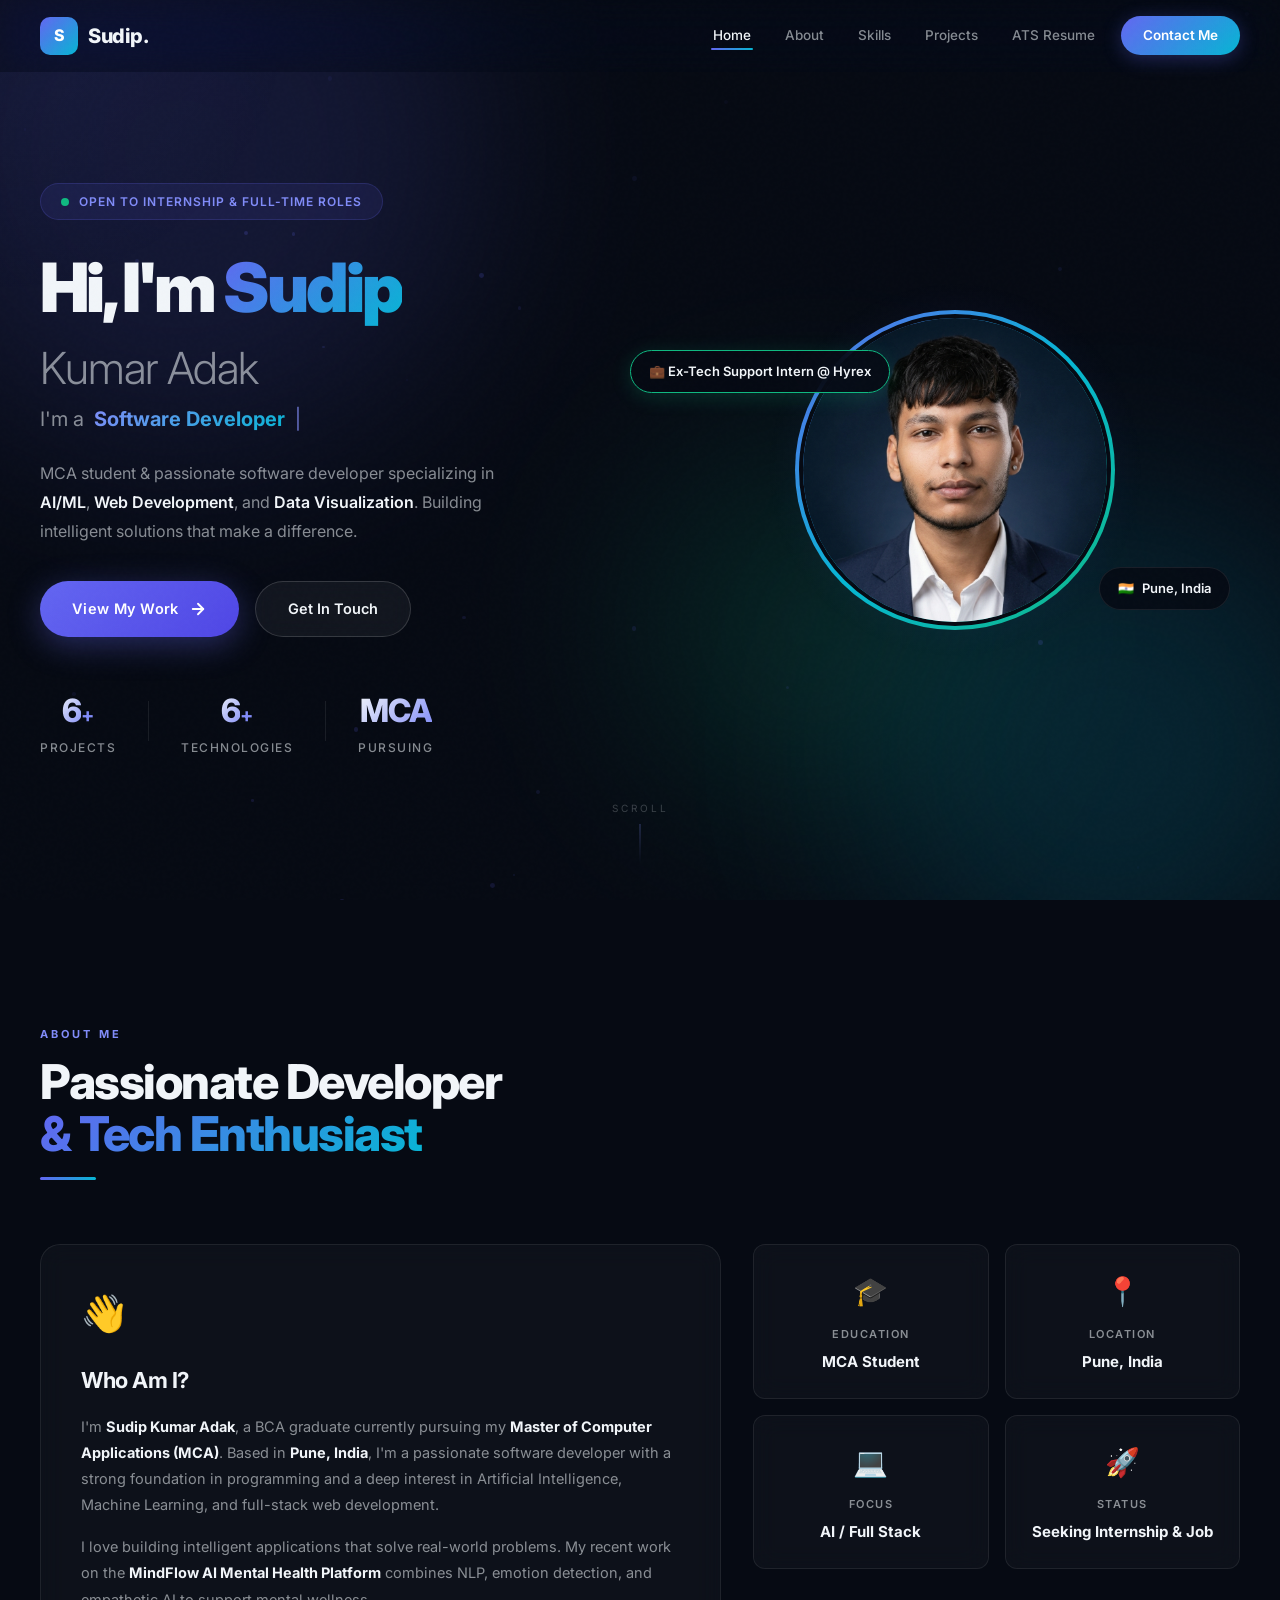
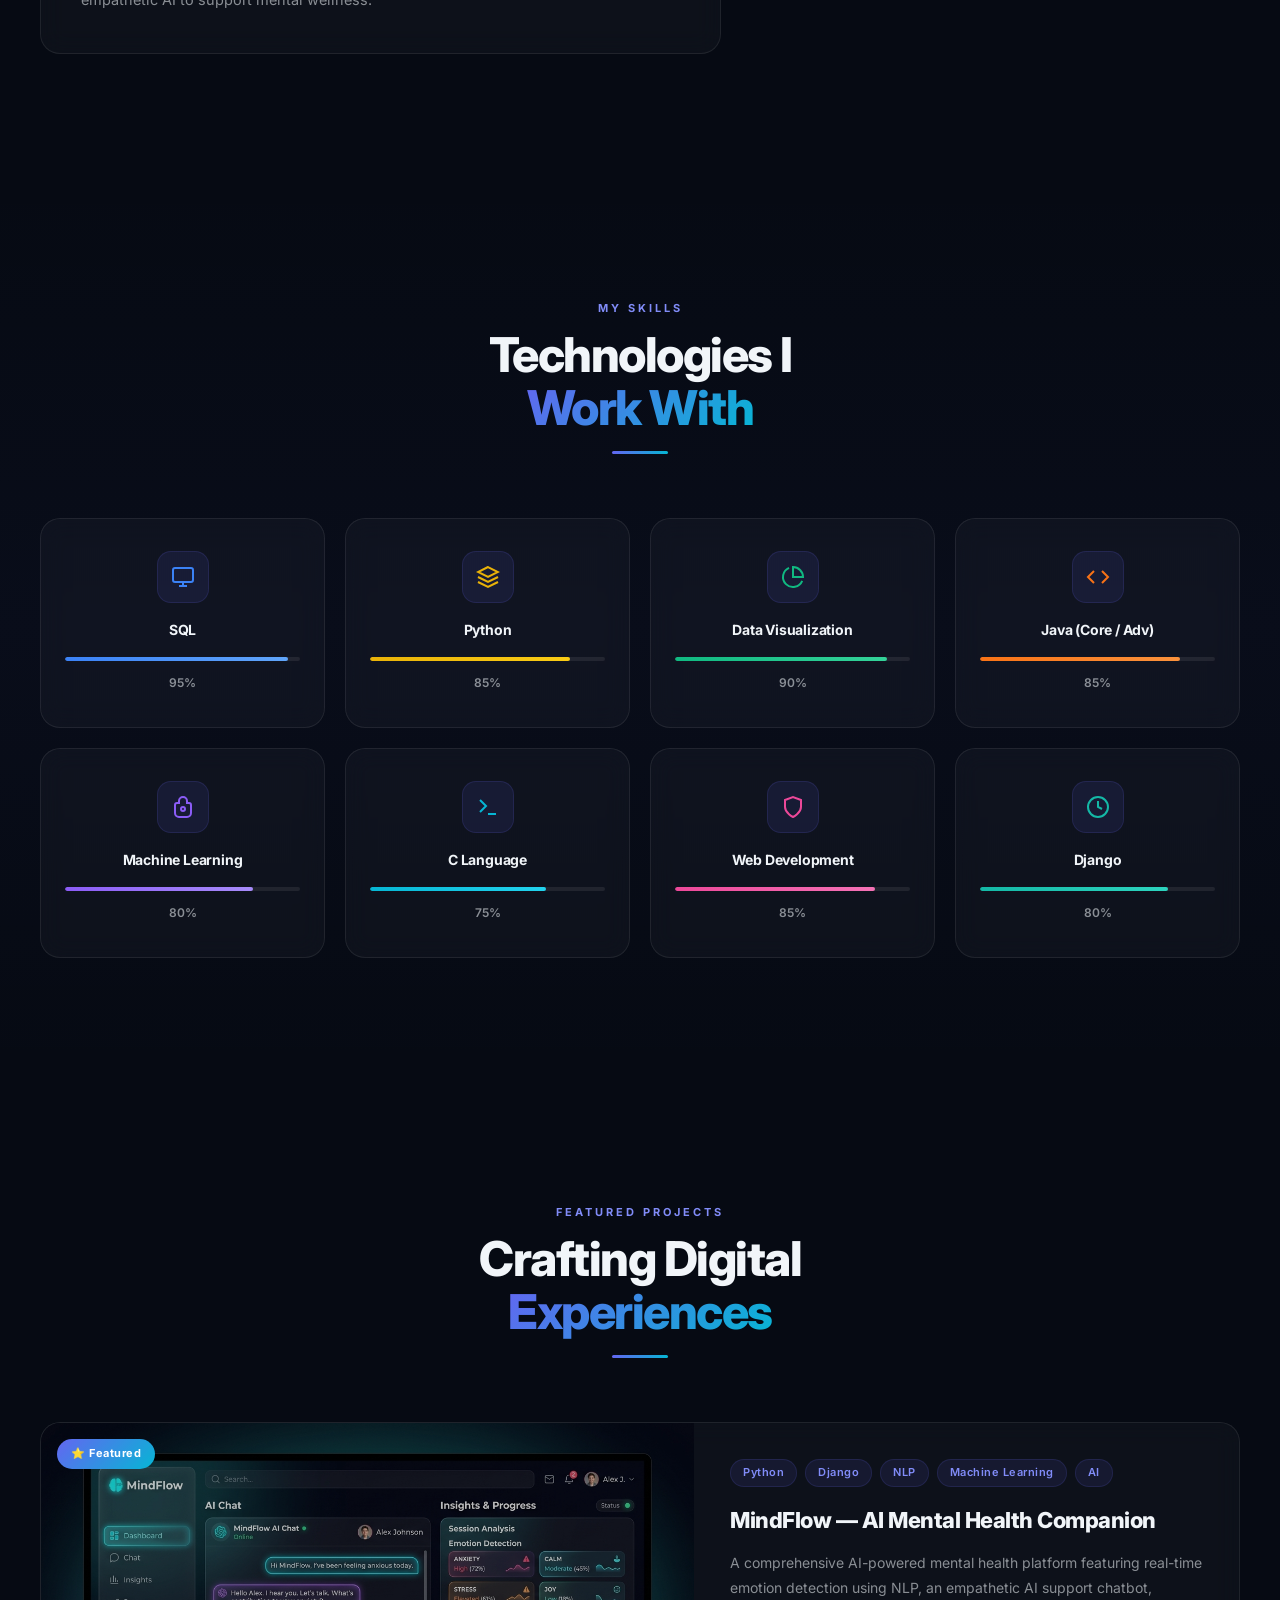
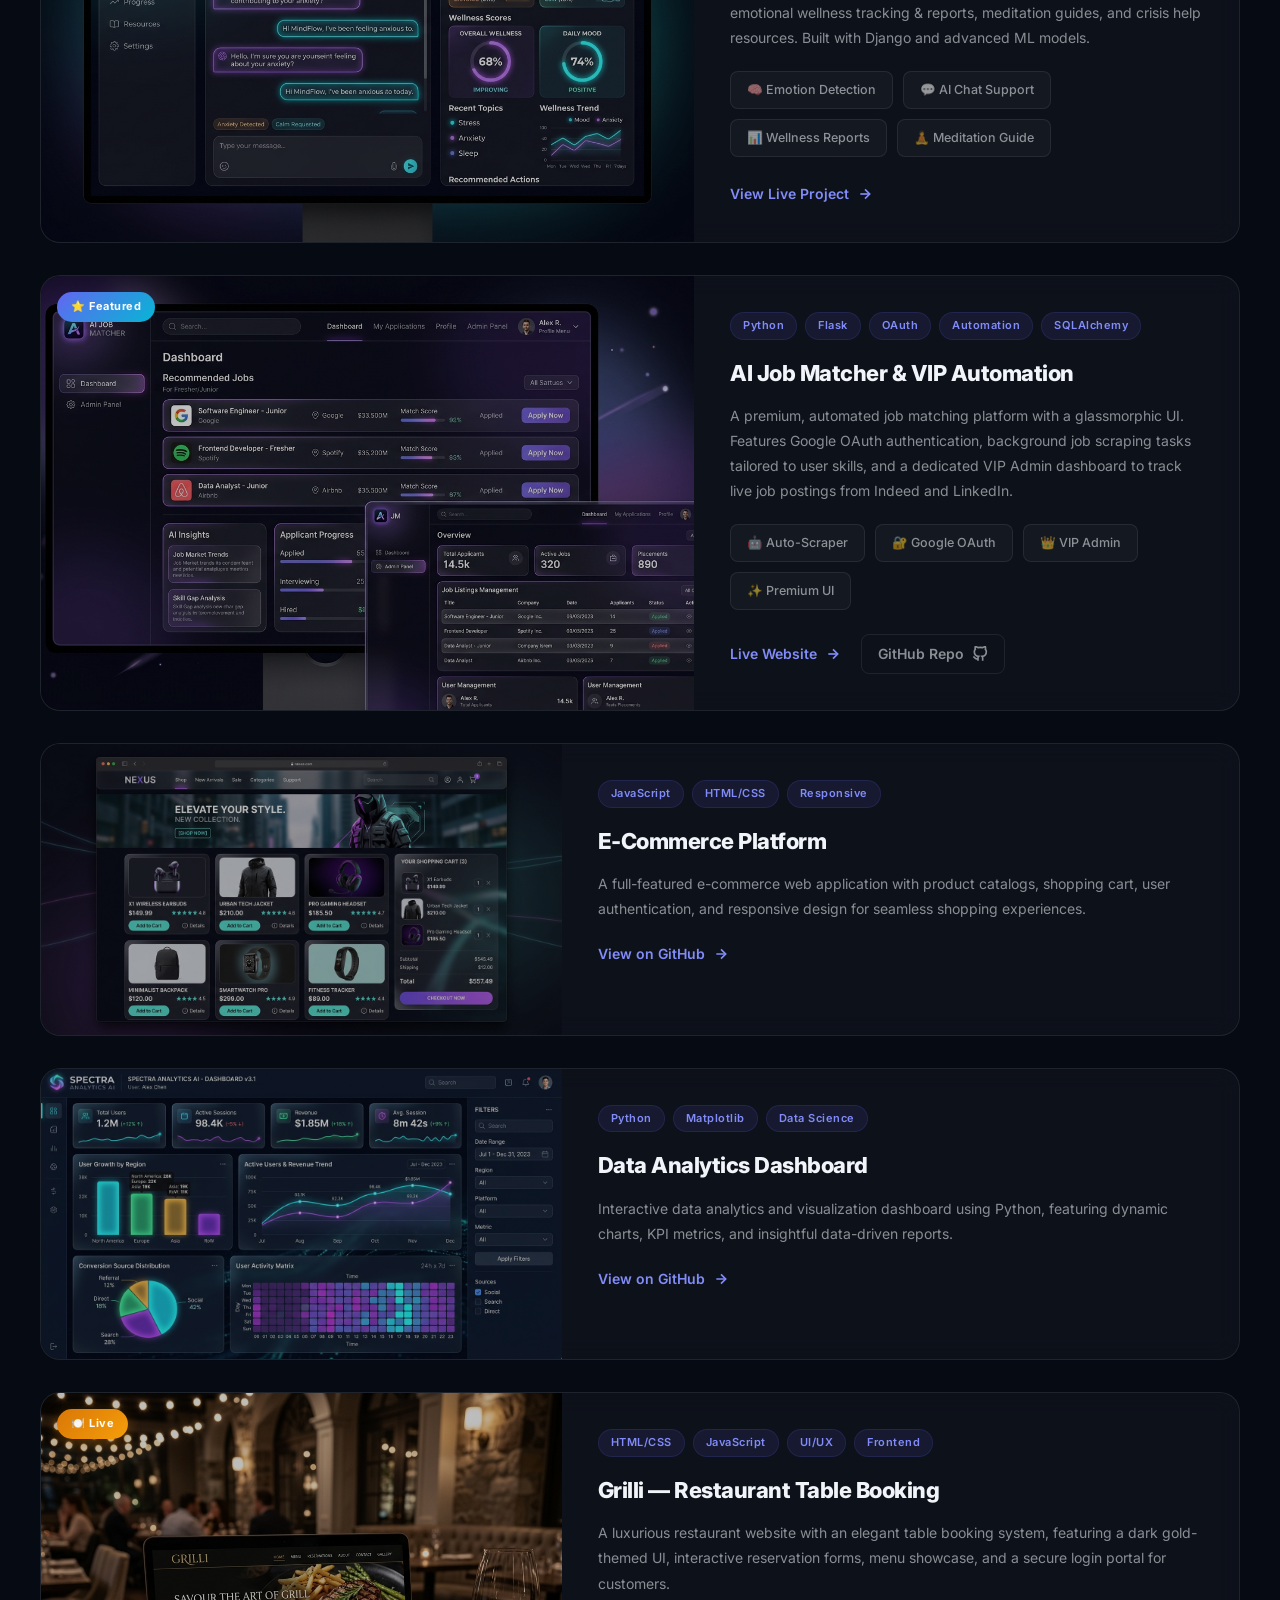
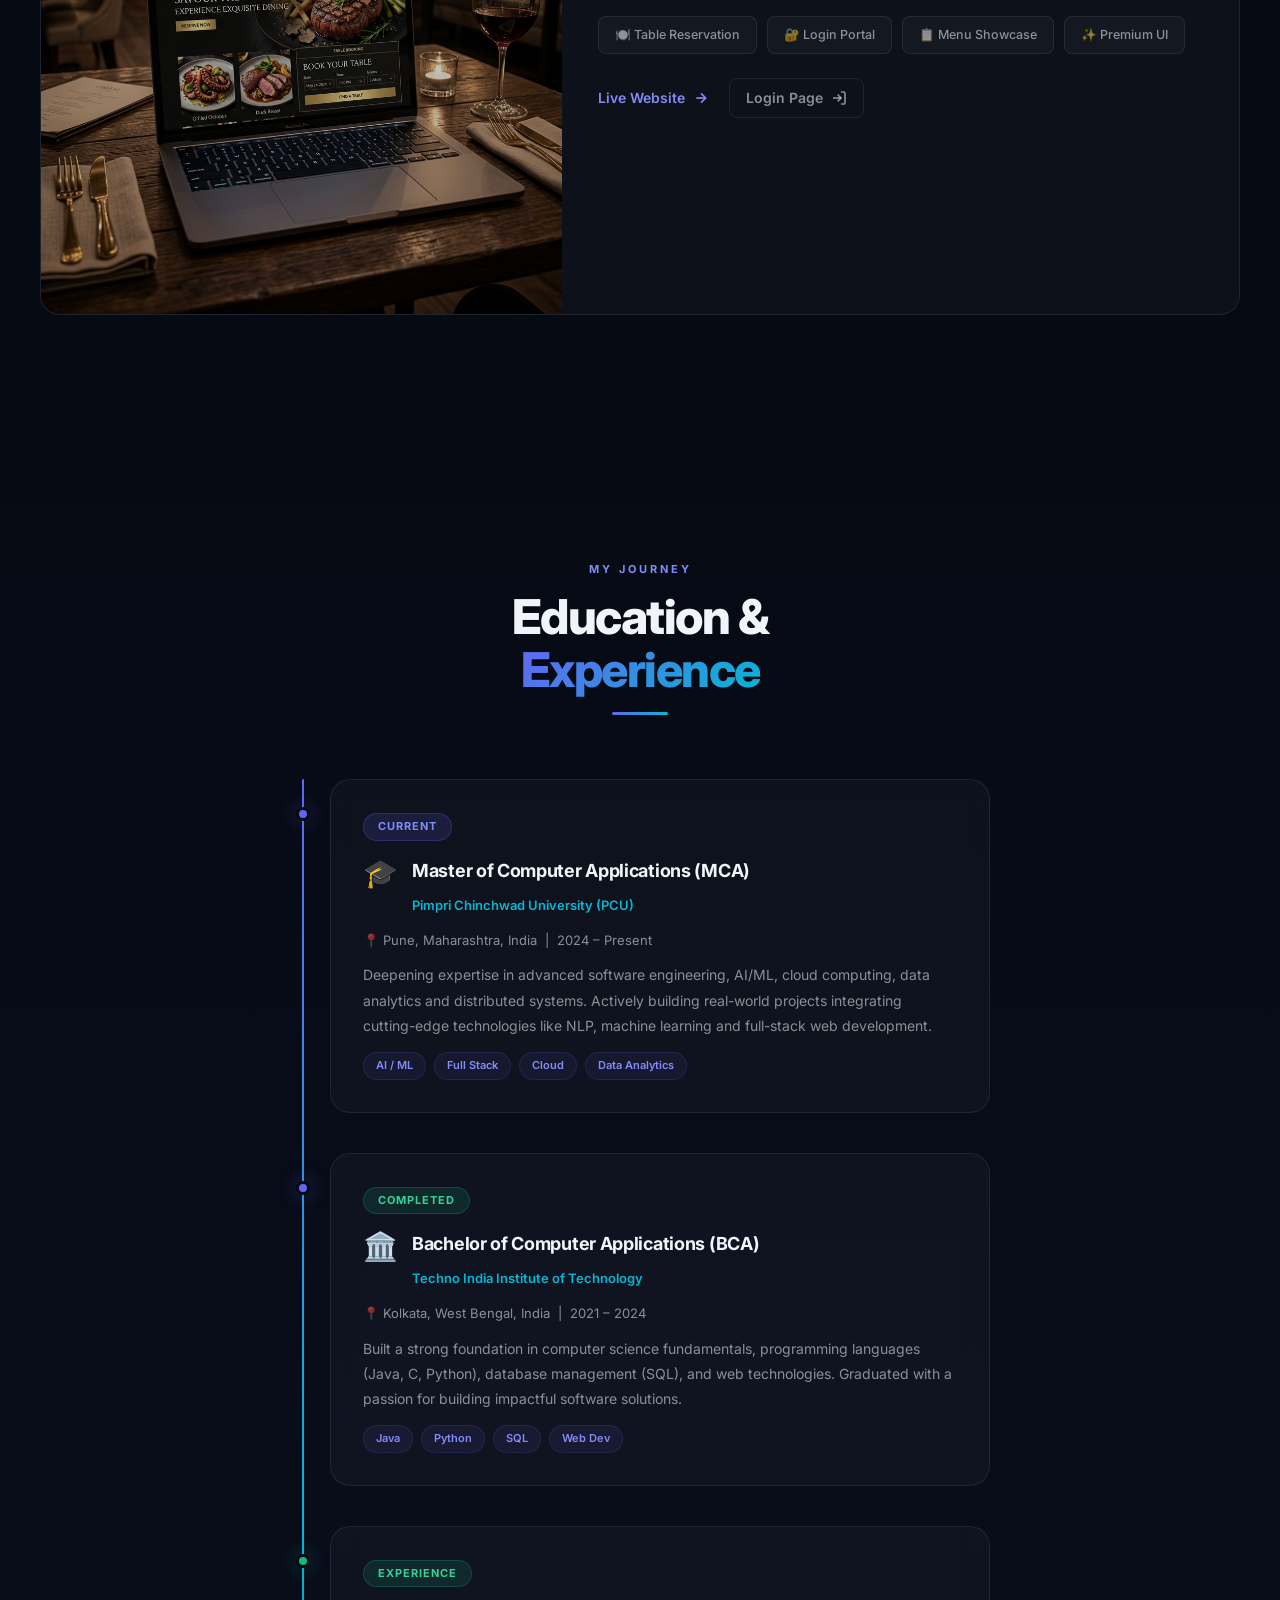
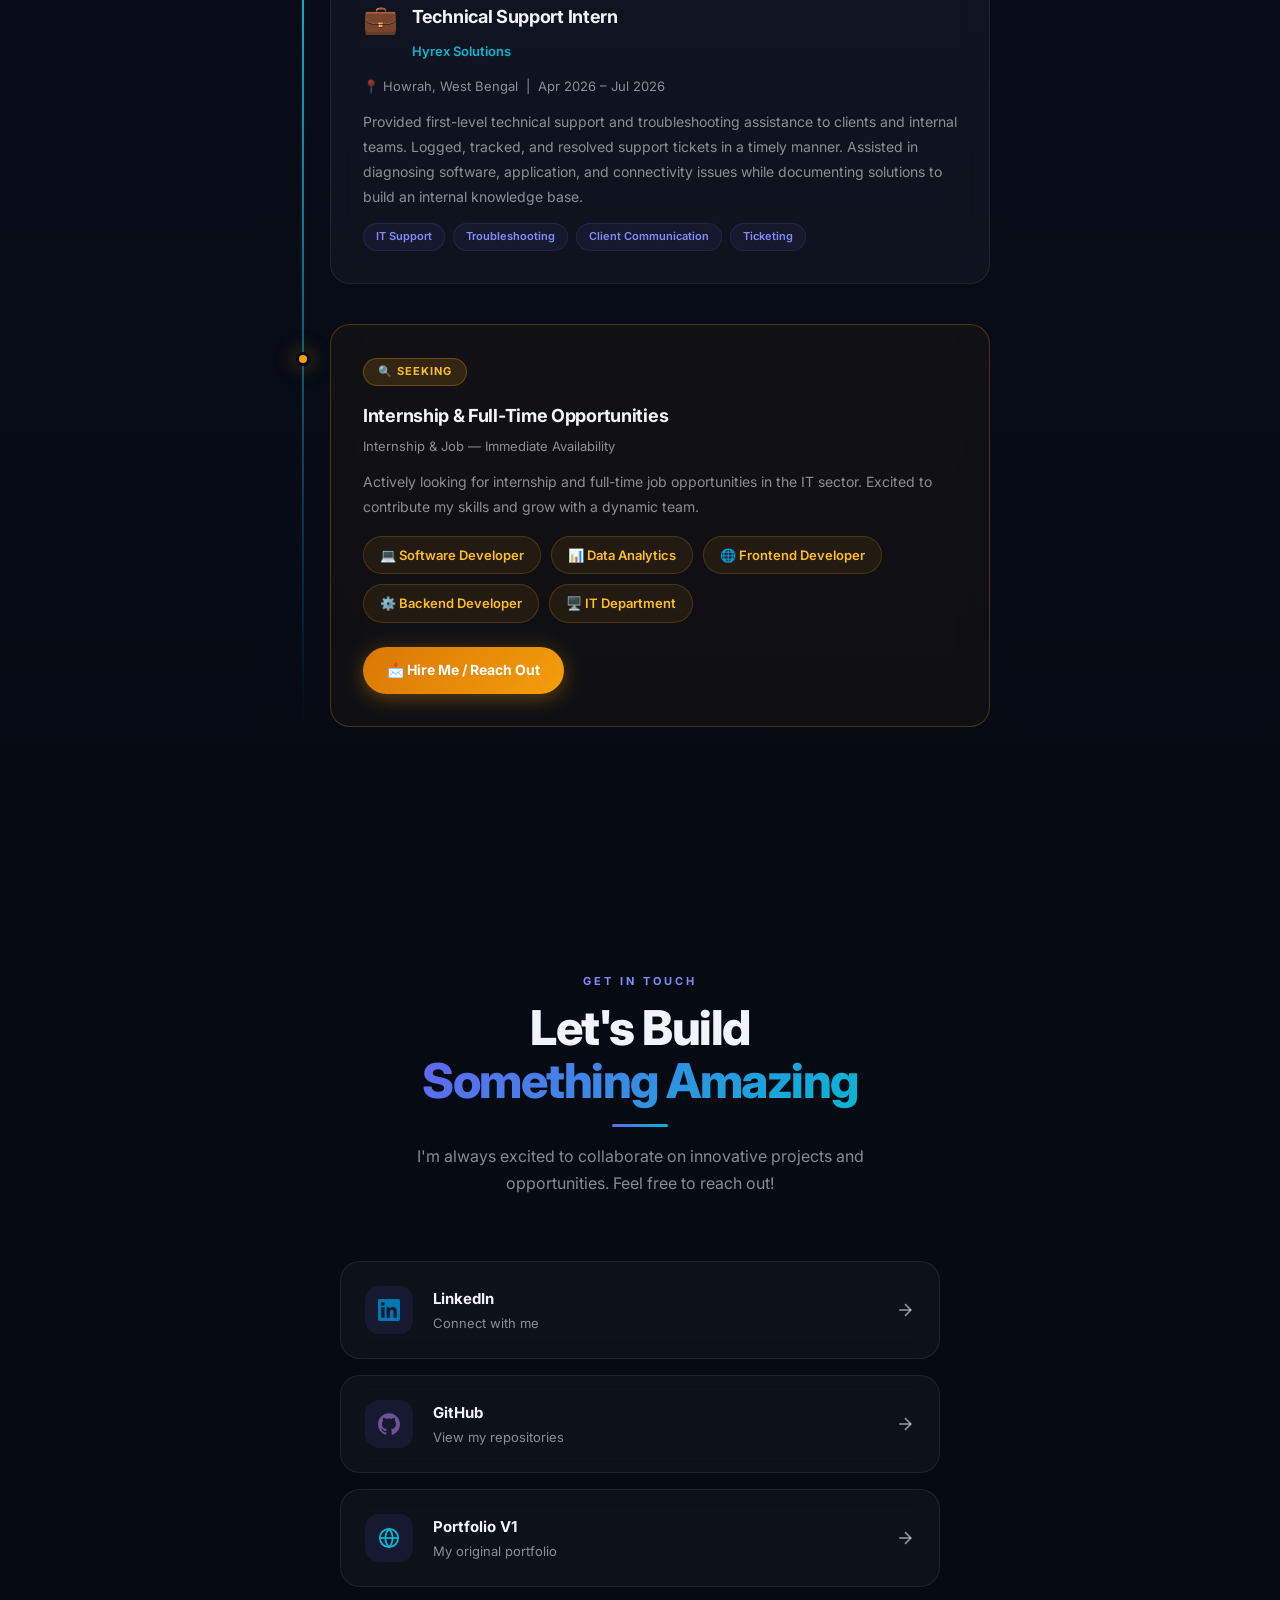
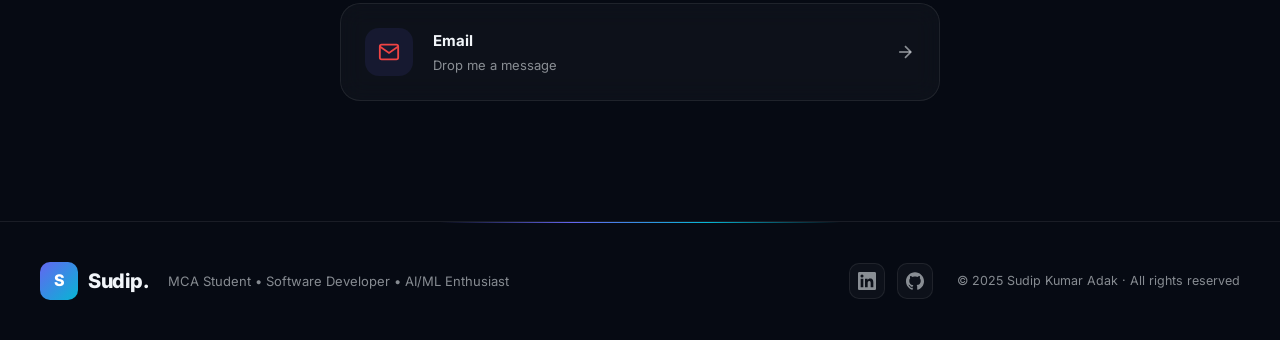
<file: index.html>
<!DOCTYPE html>
<html lang="en">
<head>
  <meta charset="UTF-8" />
  <meta name="viewport" content="width=device-width, initial-scale=1.0" />
  <title>Sudip Kumar Adak — MCA Student | Software Developer</title>
  <meta name="description" content="Portfolio of Sudip Kumar Adak — MCA student, Software Developer, and AI/ML enthusiast based in Pune, India. Explore projects, skills, and experience." />

  <!-- Fonts -->
  <link rel="preconnect" href="https://fonts.googleapis.com" />
  <link rel="preconnect" href="https://fonts.gstatic.com" crossorigin />
  <link href="https://fonts.googleapis.com/css2?family=Inter:wght@300;400;500;600;700;800;900&family=Playfair+Display:wght@400;600;700&display=swap" rel="stylesheet" />

  <!-- Favicon -->
  <link rel="icon" href="data:image/svg+xml,<svg xmlns='http://www.w3.org/2000/svg' viewBox='0 0 64 64'><defs><linearGradient id='g' x1='0%25' y1='0%25' x2='100%25' y2='100%25'><stop offset='0%25' stop-color='%236366f1'/><stop offset='100%25' stop-color='%2306b6d4'/></linearGradient></defs><rect rx='14' width='64' height='64' fill='url(%23g)'/><text x='50%25' y='56%25' dominant-baseline='middle' text-anchor='middle' font-family='Inter,sans-serif' font-weight='800' font-size='36' fill='white'>S</text></svg>" />

  <link rel="stylesheet" href="style.css" />
</head>
<body>

  <!-- ═══════ CURSOR GLOW ═══════ -->
  <div class="cursor-glow" id="cursorGlow"></div>

  <!-- ═══════ NAVBAR ═══════ -->
  <nav class="navbar" id="navbar">
    <div class="nav-inner">
      <a href="#hero" class="nav-logo">
        <div class="nav-logo-icon">S</div>
        <span class="nav-logo-text">Sudip.</span>
      </a>
      <button class="nav-toggle" id="navToggle" aria-label="Toggle menu">
        <span></span><span></span><span></span>
      </button>
      <ul class="nav-links" id="navLinks">
        <li><a href="#hero" class="nav-link active">Home</a></li>
        <li><a href="#about" class="nav-link">About</a></li>
        <li><a href="#skills" class="nav-link">Skills</a></li>
        <li><a href="#projects" class="nav-link">Projects</a></li>
        <li><a href="Sudip_Kumar_Adak_Resume.pdf" download class="nav-link">ATS Resume</a></li>
        <li><a href="#contact" class="nav-link nav-cta">Contact Me</a></li>
      </ul>
    </div>
  </nav>

  <!-- ═══════ HERO ═══════ -->
  <section class="hero" id="hero">
    <div class="hero-orb hero-orb-1"></div>
    <div class="hero-orb hero-orb-2"></div>
    <div class="hero-orb hero-orb-3"></div>
    <div class="hero-particles" id="particles"></div>

    <div class="hero-content">
      <div class="hero-text">
        <div class="hero-badge" data-animate="fade-up" data-delay="0">
          <span class="badge-dot"></span>
          Open to Internship &amp; Full-Time Roles
        </div>
        <h1 class="hero-title" data-animate="fade-up" data-delay="100">
          Hi, I'm <span class="gradient-text">Sudip</span><br />
          <span class="hero-title-sub">Kumar Adak</span>
        </h1>
        <div class="hero-role-container" data-animate="fade-up" data-delay="200">
          <span class="hero-role-label">I'm a</span>
          <span class="hero-role" id="typingRole"></span>
          <span class="typing-cursor">|</span>
        </div>
        <p class="hero-description" data-animate="fade-up" data-delay="300">
          MCA student & passionate software developer specializing in 
          <strong>AI/ML</strong>, <strong>Web Development</strong>, and 
          <strong>Data Visualization</strong>. Building intelligent 
          solutions that make a difference.
        </p>
        <div class="hero-actions" data-animate="fade-up" data-delay="400">
          <a href="#projects" class="btn-primary">
            <span>View My Work</span>
            <svg width="18" height="18" viewBox="0 0 24 24" fill="none" stroke="currentColor" stroke-width="2.5" stroke-linecap="round" stroke-linejoin="round"><line x1="5" y1="12" x2="19" y2="12"/><polyline points="12 5 19 12 12 19"/></svg>
          </a>
          <a href="#contact" class="btn-ghost">
            <span>Get In Touch</span>
          </a>
        </div>
        <div class="hero-stats" data-animate="fade-up" data-delay="500">
          <div class="hero-stat">
            <span class="hero-stat-value" data-count="6">0</span><span class="hero-stat-plus">+</span>
            <span class="hero-stat-label">Projects</span>
          </div>
          <div class="hero-stat-divider"></div>
          <div class="hero-stat">
            <span class="hero-stat-value" data-count="6">0</span><span class="hero-stat-plus">+</span>
            <span class="hero-stat-label">Technologies</span>
          </div>
          <div class="hero-stat-divider"></div>
          <div class="hero-stat">
            <span class="hero-stat-value">MCA</span>
            <span class="hero-stat-label">Pursuing</span>
          </div>
        </div>
      </div>
      <div class="hero-image" data-animate="fade-left" data-delay="200">
        <div class="hero-image-glow"></div>
        <div class="hero-image-border">
          <img src="profile_sudip_v3.jpg" alt="Sudip Kumar Adak" />
        </div>
        <div class="hero-internship-badge">
          💼 Ex-Tech Support Intern @ Hyrex
        </div>
        <div class="hero-image-badge">
          <span>🇮🇳</span> Pune, India
        </div>
      </div>
    </div>

    <div class="hero-scroll">
      <span>Scroll</span>
      <div class="scroll-line"></div>
    </div>
  </section>

  <!-- ═══════ ABOUT ═══════ -->
  <section class="section" id="about">
    <div class="section-container">
      <div class="section-header" data-animate="fade-up">
        <span class="section-label">About Me</span>
        <h2 class="section-title">Passionate Developer<br /><span class="gradient-text">& Tech Enthusiast</span></h2>
        <div class="section-line"></div>
      </div>

      <div class="about-grid">
        <div class="about-card about-intro" data-animate="fade-up" data-delay="100">
          <div class="about-intro-icon">👋</div>
          <h3>Who Am I?</h3>
          <p>
            I'm <strong>Sudip Kumar Adak</strong>, a BCA graduate currently pursuing my 
            <strong>Master of Computer Applications (MCA)</strong>. Based in <strong>Pune, India</strong>, 
            I'm a passionate software developer with a strong foundation in programming and a deep 
            interest in Artificial Intelligence, Machine Learning, and full-stack web development.
          </p>
          <p>
            I love building intelligent applications that solve real-world problems. 
            My recent work on the <strong>MindFlow AI Mental Health Platform</strong> 
            combines NLP, emotion detection, and empathetic AI to support mental wellness.
          </p>
        </div>

        <div class="about-info-grid" data-animate="fade-up" data-delay="200">
          <div class="about-info-card">
            <div class="about-info-icon">🎓</div>
            <div class="about-info-label">Education</div>
            <div class="about-info-value">MCA Student</div>
          </div>
          <div class="about-info-card">
            <div class="about-info-icon">📍</div>
            <div class="about-info-label">Location</div>
            <div class="about-info-value">Pune, India</div>
          </div>
          <div class="about-info-card">
            <div class="about-info-icon">💻</div>
            <div class="about-info-label">Focus</div>
            <div class="about-info-value">AI / Full Stack</div>
          </div>
          <div class="about-info-card">
            <div class="about-info-icon">🚀</div>
            <div class="about-info-label">Status</div>
            <div class="about-info-value">Seeking Internship &amp; Job</div>
          </div>
        </div>
      </div>
    </div>
  </section>

  <!-- ═══════ SKILLS ═══════ -->
  <section class="section section-alt" id="skills">
    <div class="section-container">
      <div class="section-header center" data-animate="fade-up">
        <span class="section-label">My Skills</span>
        <h2 class="section-title">Technologies I<br /><span class="gradient-text">Work With</span></h2>
        <div class="section-line center"></div>
      </div>

      <div class="skills-grid">
        <div class="skill-card" data-animate="fade-up" data-delay="0">
          <div class="skill-icon" style="--skill-color: #3b82f6;">
            <svg viewBox="0 0 24 24" fill="none" stroke="currentColor" stroke-width="2"><rect x="2" y="3" width="20" height="14" rx="2"/><line x1="8" y1="21" x2="16" y2="21"/><line x1="12" y1="17" x2="12" y2="21"/></svg>
          </div>
          <h4 class="skill-name">SQL</h4>
          <div class="skill-bar-track"><div class="skill-bar-fill" data-width="95" style="--bar-color: linear-gradient(90deg, #3b82f6, #60a5fa);"></div></div>
          <span class="skill-percent">95%</span>
        </div>

        <div class="skill-card" data-animate="fade-up" data-delay="80">
          <div class="skill-icon" style="--skill-color: #eab308;">
            <svg viewBox="0 0 24 24" fill="none" stroke="currentColor" stroke-width="2"><path d="M12 2L2 7l10 5 10-5-10-5z"/><path d="M2 17l10 5 10-5"/><path d="M2 12l10 5 10-5"/></svg>
          </div>
          <h4 class="skill-name">Python</h4>
          <div class="skill-bar-track"><div class="skill-bar-fill" data-width="85" style="--bar-color: linear-gradient(90deg, #eab308, #facc15);"></div></div>
          <span class="skill-percent">85%</span>
        </div>

        <div class="skill-card" data-animate="fade-up" data-delay="160">
          <div class="skill-icon" style="--skill-color: #10b981;">
            <svg viewBox="0 0 24 24" fill="none" stroke="currentColor" stroke-width="2"><path d="M21.21 15.89A10 10 0 1 1 8 2.83"/><path d="M22 12A10 10 0 0 0 12 2v10z"/></svg>
          </div>
          <h4 class="skill-name">Data Visualization</h4>
          <div class="skill-bar-track"><div class="skill-bar-fill" data-width="90" style="--bar-color: linear-gradient(90deg, #10b981, #34d399);"></div></div>
          <span class="skill-percent">90%</span>
        </div>

        <div class="skill-card" data-animate="fade-up" data-delay="240">
          <div class="skill-icon" style="--skill-color: #f97316;">
            <svg viewBox="0 0 24 24" fill="none" stroke="currentColor" stroke-width="2"><polyline points="16 18 22 12 16 6"/><polyline points="8 6 2 12 8 18"/></svg>
          </div>
          <h4 class="skill-name">Java (Core / Adv)</h4>
          <div class="skill-bar-track"><div class="skill-bar-fill" data-width="85" style="--bar-color: linear-gradient(90deg, #f97316, #fb923c);"></div></div>
          <span class="skill-percent">85%</span>
        </div>

        <div class="skill-card" data-animate="fade-up" data-delay="320">
          <div class="skill-icon" style="--skill-color: #8b5cf6;">
            <svg viewBox="0 0 24 24" fill="none" stroke="currentColor" stroke-width="2"><path d="M12 2a4 4 0 0 0-4 4v2H6a2 2 0 0 0-2 2v8a4 4 0 0 0 4 4h8a4 4 0 0 0 4-4v-8a2 2 0 0 0-2-2h-2V6a4 4 0 0 0-4-4z"/><circle cx="12" cy="14" r="2"/></svg>
          </div>
          <h4 class="skill-name">Machine Learning</h4>
          <div class="skill-bar-track"><div class="skill-bar-fill" data-width="80" style="--bar-color: linear-gradient(90deg, #8b5cf6, #a78bfa);"></div></div>
          <span class="skill-percent">80%</span>
        </div>

        <div class="skill-card" data-animate="fade-up" data-delay="400">
          <div class="skill-icon" style="--skill-color: #06b6d4;">
            <svg viewBox="0 0 24 24" fill="none" stroke="currentColor" stroke-width="2"><path d="M4 17l6-6-6-6"/><line x1="12" y1="19" x2="20" y2="19"/></svg>
          </div>
          <h4 class="skill-name">C Language</h4>
          <div class="skill-bar-track"><div class="skill-bar-fill" data-width="75" style="--bar-color: linear-gradient(90deg, #06b6d4, #22d3ee);"></div></div>
          <span class="skill-percent">75%</span>
        </div>

        <div class="skill-card" data-animate="fade-up" data-delay="480">
          <div class="skill-icon" style="--skill-color: #ec4899;">
            <svg viewBox="0 0 24 24" fill="none" stroke="currentColor" stroke-width="2"><path d="M12 22s8-4 8-10V5l-8-3-8 3v7c0 6 8 10 8 10z"/></svg>
          </div>
          <h4 class="skill-name">Web Development</h4>
          <div class="skill-bar-track"><div class="skill-bar-fill" data-width="85" style="--bar-color: linear-gradient(90deg, #ec4899, #f472b6);"></div></div>
          <span class="skill-percent">85%</span>
        </div>

        <div class="skill-card" data-animate="fade-up" data-delay="560">
          <div class="skill-icon" style="--skill-color: #14b8a6;">
            <svg viewBox="0 0 24 24" fill="none" stroke="currentColor" stroke-width="2"><circle cx="12" cy="12" r="10"/><path d="M12 6v6l4 2"/></svg>
          </div>
          <h4 class="skill-name">Django</h4>
          <div class="skill-bar-track"><div class="skill-bar-fill" data-width="80" style="--bar-color: linear-gradient(90deg, #14b8a6, #2dd4bf);"></div></div>
          <span class="skill-percent">80%</span>
        </div>
      </div>
    </div>
  </section>

  <!-- ═══════ PROJECTS ═══════ -->
  <section class="section" id="projects">
    <div class="section-container">
      <div class="section-header center" data-animate="fade-up">
        <span class="section-label">Featured Projects</span>
        <h2 class="section-title">Crafting Digital<br /><span class="gradient-text">Experiences</span></h2>
        <div class="section-line center"></div>
      </div>

      <div class="projects-grid">
        <!-- Project 1 - MindFlow -->
        <div class="project-card project-featured" data-animate="fade-up" data-delay="0">
          <div class="project-image">
            <img src="mindflow_project.jpg" alt="MindFlow AI Mental Health Platform" />
            <div class="project-overlay">
              <a href="https://mental-health-ai-xy7u.onrender.com" target="_blank" class="project-link">
                <svg width="20" height="20" viewBox="0 0 24 24" fill="none" stroke="currentColor" stroke-width="2"><path d="M18 13v6a2 2 0 0 1-2 2H5a2 2 0 0 1-2-2V8a2 2 0 0 1 2-2h6"/><polyline points="15 3 21 3 21 9"/><line x1="10" y1="14" x2="21" y2="3"/></svg>
                <span>Live Demo</span>
              </a>
            </div>
            <div class="project-badge-featured">⭐ Featured</div>
          </div>
          <div class="project-body">
            <div class="project-tags">
              <span class="project-tag">Python</span>
              <span class="project-tag">Django</span>
              <span class="project-tag">NLP</span>
              <span class="project-tag">Machine Learning</span>
              <span class="project-tag">AI</span>
            </div>
            <h3 class="project-title">MindFlow — AI Mental Health Companion</h3>
            <p class="project-desc">
              A comprehensive AI-powered mental health platform featuring real-time emotion detection 
              using NLP, an empathetic AI support chatbot, emotional wellness tracking & reports, 
              meditation guides, and crisis help resources. Built with Django and advanced ML models.
            </p>
            <div class="project-features">
              <div class="project-feature">🧠 Emotion Detection</div>
              <div class="project-feature">💬 AI Chat Support</div>
              <div class="project-feature">📊 Wellness Reports</div>
              <div class="project-feature">🧘 Meditation Guide</div>
            </div>
            <a href="https://mental-health-ai-xy7u.onrender.com" target="_blank" class="project-cta">
              View Live Project
              <svg width="16" height="16" viewBox="0 0 24 24" fill="none" stroke="currentColor" stroke-width="2.5"><line x1="5" y1="12" x2="19" y2="12"/><polyline points="12 5 19 12 12 19"/></svg>
            </a>
          </div>
        </div>

        <!-- Project 1.5 - AI Job Matcher -->
        <div class="project-card project-featured" data-animate="fade-up" data-delay="50">
          <div class="project-image">
            <img src="ai_job_matcher_project.jpg" alt="AI Job Matcher Platform" />
            <div class="project-overlay">
              <a href="https://ai-job-matcher-qq8a.onrender.com" target="_blank" class="project-link">
                <svg width="20" height="20" viewBox="0 0 24 24" fill="none" stroke="currentColor" stroke-width="2"><path d="M18 13v6a2 2 0 0 1-2 2H5a2 2 0 0 1-2-2V8a2 2 0 0 1 2-2h6"/><polyline points="15 3 21 3 21 9"/><line x1="10" y1="14" x2="21" y2="3"/></svg>
                <span>Live Demo</span>
              </a>
            </div>
            <div class="project-badge-featured">⭐ Featured</div>
          </div>
          <div class="project-body">
            <div class="project-tags">
              <span class="project-tag">Python</span>
              <span class="project-tag">Flask</span>
              <span class="project-tag">OAuth</span>
              <span class="project-tag">Automation</span>
              <span class="project-tag">SQLAlchemy</span>
            </div>
            <h3 class="project-title">AI Job Matcher & VIP Automation</h3>
            <p class="project-desc">
              A premium, automated job matching platform with a glassmorphic UI. Features Google OAuth authentication, background job scraping tasks tailored to user skills, and a dedicated VIP Admin dashboard to track live job postings from Indeed and LinkedIn.
            </p>
            <div class="project-features">
              <div class="project-feature">🤖 Auto-Scraper</div>
              <div class="project-feature">🔐 Google OAuth</div>
              <div class="project-feature">👑 VIP Admin</div>
              <div class="project-feature">✨ Premium UI</div>
            </div>
            <div class="project-links-row">
              <a href="https://ai-job-matcher-qq8a.onrender.com" target="_blank" class="project-cta">
                Live Website
                <svg width="16" height="16" viewBox="0 0 24 24" fill="none" stroke="currentColor" stroke-width="2.5"><line x1="5" y1="12" x2="19" y2="12"/><polyline points="12 5 19 12 12 19"/></svg>
              </a>
              <a href="https://github.com/Thebright10/Automated-Job-Bot" target="_blank" class="project-cta-ghost">
                GitHub Repo
                <svg width="16" height="16" viewBox="0 0 24 24" fill="none" stroke="currentColor" stroke-width="2.5"><path d="M9 19c-5 1.5-5-2.5-7-3m14 6v-3.87a3.37 3.37 0 0 0-.94-2.61c3.14-.35 6.44-1.54 6.44-7A5.44 5.44 0 0 0 20 4.77 5.07 5.07 0 0 0 19.91 1S18.73.65 16 2.48a13.38 13.38 0 0 0-7 0C6.27.65 5.09 1 5.09 1A5.07 5.07 0 0 0 5 4.77a5.44 5.44 0 0 0-1.5 3.78c0 5.42 3.3 6.61 6.44 7A3.37 3.37 0 0 0 9 18.13V22"/></svg>
              </a>
            </div>
          </div>
        </div>

        <!-- Project 2 - E-Commerce -->
        <div class="project-card" data-animate="fade-up" data-delay="100">
          <div class="project-image">
            <img src="ecommerce_project.jpg" alt="E-Commerce Platform" />
            <div class="project-overlay">
              <a href="https://github.com/Thebright10/e-commerce" target="_blank" class="project-link">
                <svg width="20" height="20" viewBox="0 0 24 24" fill="none" stroke="currentColor" stroke-width="2"><path d="M9 19c-5 1.5-5-2.5-7-3m14 6v-3.87a3.37 3.37 0 0 0-.94-2.61c3.14-.35 6.44-1.54 6.44-7A5.44 5.44 0 0 0 20 4.77 5.07 5.07 0 0 0 19.91 1S18.73.65 16 2.48a13.38 13.38 0 0 0-7 0C6.27.65 5.09 1 5.09 1A5.07 5.07 0 0 0 5 4.77a5.44 5.44 0 0 0-1.5 3.78c0 5.42 3.3 6.61 6.44 7A3.37 3.37 0 0 0 9 18.13V22"/></svg>
                <span>GitHub</span>
              </a>
            </div>
          </div>
          <div class="project-body">
            <div class="project-tags">
              <span class="project-tag">JavaScript</span>
              <span class="project-tag">HTML/CSS</span>
              <span class="project-tag">Responsive</span>
            </div>
            <h3 class="project-title">E-Commerce Platform</h3>
            <p class="project-desc">
              A full-featured e-commerce web application with product catalogs, shopping cart, 
              user authentication, and responsive design for seamless shopping experiences.
            </p>
            <a href="https://github.com/Thebright10/e-commerce" target="_blank" class="project-cta">
              View on GitHub
              <svg width="16" height="16" viewBox="0 0 24 24" fill="none" stroke="currentColor" stroke-width="2.5"><line x1="5" y1="12" x2="19" y2="12"/><polyline points="12 5 19 12 12 19"/></svg>
            </a>
          </div>
        </div>

        <!-- Project 3 - Data Visualization Dashboard -->
        <div class="project-card" data-animate="fade-up" data-delay="200">
          <div class="project-image">
            <img src="data_viz_project.jpg" alt="Data Visualization Dashboard" />
            <div class="project-overlay">
              <a href="https://github.com/Thebright10" target="_blank" class="project-link">
                <svg width="20" height="20" viewBox="0 0 24 24" fill="none" stroke="currentColor" stroke-width="2"><path d="M9 19c-5 1.5-5-2.5-7-3m14 6v-3.87a3.37 3.37 0 0 0-.94-2.61c3.14-.35 6.44-1.54 6.44-7A5.44 5.44 0 0 0 20 4.77 5.07 5.07 0 0 0 19.91 1S18.73.65 16 2.48a13.38 13.38 0 0 0-7 0C6.27.65 5.09 1 5.09 1A5.07 5.07 0 0 0 5 4.77a5.44 5.44 0 0 0-1.5 3.78c0 5.42 3.3 6.61 6.44 7A3.37 3.37 0 0 0 9 18.13V22"/></svg>
                <span>GitHub</span>
              </a>
            </div>
          </div>
          <div class="project-body">
            <div class="project-tags">
              <span class="project-tag">Python</span>
              <span class="project-tag">Matplotlib</span>
              <span class="project-tag">Data Science</span>
            </div>
            <h3 class="project-title">Data Analytics Dashboard</h3>
            <p class="project-desc">
              Interactive data analytics and visualization dashboard using Python, 
              featuring dynamic charts, KPI metrics, and insightful data-driven reports.
            </p>
            <a href="https://github.com/Thebright10" target="_blank" class="project-cta">
              View on GitHub
              <svg width="16" height="16" viewBox="0 0 24 24" fill="none" stroke="currentColor" stroke-width="2.5"><line x1="5" y1="12" x2="19" y2="12"/><polyline points="12 5 19 12 12 19"/></svg>
            </a>
          </div>
        </div>

        <!-- Project 4 - Grilli Restaurant Table Booking -->
        <div class="project-card" data-animate="fade-up" data-delay="300">
          <div class="project-image">
            <img src="grilli_project.jpg" alt="Grilli Restaurant Table Booking System" />
            <div class="project-overlay">
              <a href="https://thebright10.github.io/grilli-ui/frontend-only/index.html" target="_blank" class="project-link">
                <svg width="20" height="20" viewBox="0 0 24 24" fill="none" stroke="currentColor" stroke-width="2"><path d="M18 13v6a2 2 0 0 1-2 2H5a2 2 0 0 1-2-2V8a2 2 0 0 1 2-2h6"/><polyline points="15 3 21 3 21 9"/><line x1="10" y1="14" x2="21" y2="3"/></svg>
                <span>Live Demo</span>
              </a>
            </div>
            <div class="project-badge-live">🍽️ Live</div>
          </div>
          <div class="project-body">
            <div class="project-tags">
              <span class="project-tag">HTML/CSS</span>
              <span class="project-tag">JavaScript</span>
              <span class="project-tag">UI/UX</span>
              <span class="project-tag">Frontend</span>
            </div>
            <h3 class="project-title">Grilli — Restaurant Table Booking</h3>
            <p class="project-desc">
              A luxurious restaurant website with an elegant table booking system, featuring a dark gold-themed UI, interactive reservation forms, menu showcase, and a secure login portal for customers.
            </p>
            <div class="project-features">
              <div class="project-feature">🍽️ Table Reservation</div>
              <div class="project-feature">🔐 Login Portal</div>
              <div class="project-feature">📋 Menu Showcase</div>
              <div class="project-feature">✨ Premium UI</div>
            </div>
            <div class="project-links-row">
              <a href="https://thebright10.github.io/grilli-ui/frontend-only/index.html" target="_blank" class="project-cta">
                Live Website
                <svg width="16" height="16" viewBox="0 0 24 24" fill="none" stroke="currentColor" stroke-width="2.5"><line x1="5" y1="12" x2="19" y2="12"/><polyline points="12 5 19 12 12 19"/></svg>
              </a>
              <a href="https://thebright10.github.io/grilli-ui/frontend-only/login.html" target="_blank" class="project-cta-ghost">
                Login Page
                <svg width="16" height="16" viewBox="0 0 24 24" fill="none" stroke="currentColor" stroke-width="2.5"><path d="M15 3h4a2 2 0 0 1 2 2v14a2 2 0 0 1-2 2h-4"/><polyline points="10 17 15 12 10 7"/><line x1="15" y1="12" x2="3" y2="12"/></svg>
              </a>
            </div>
          </div>
        </div>
      </div>
    </div>
  </section>

  <!-- ═══════ EDUCATION ═══════ -->
  <section class="section section-alt" id="education">
    <div class="section-container">
      <div class="section-header center" data-animate="fade-up">
        <span class="section-label">My Journey</span>
        <h2 class="section-title">Education &<br /><span class="gradient-text">Experience</span></h2>
        <div class="section-line center"></div>
      </div>

      <div class="timeline">

        <!-- MCA -->
        <div class="timeline-item" data-animate="fade-up" data-delay="0">
          <div class="timeline-dot"></div>
          <div class="timeline-card">
            <div class="timeline-badge">Current</div>
            <div class="timeline-uni-header">
              <div class="timeline-uni-logo">🎓</div>
              <div>
                <h4 class="timeline-title">Master of Computer Applications (MCA)</h4>
                <a href="https://pcu.edu.in/" target="_blank" class="timeline-uni-name">Pimpri Chinchwad University (PCU)</a>
              </div>
            </div>
            <p class="timeline-sub">📍 Pune, Maharashtra, India &nbsp;|&nbsp; 2024 – Present</p>
            <p class="timeline-desc">
              Deepening expertise in advanced software engineering, AI/ML, cloud computing,
              data analytics and distributed systems. Actively building real-world projects
              integrating cutting-edge technologies like NLP, machine learning and full-stack web development.
            </p>
            <div class="timeline-tags">
              <span>AI / ML</span><span>Full Stack</span><span>Cloud</span><span>Data Analytics</span>
            </div>
          </div>
        </div>

        <!-- BCA -->
        <div class="timeline-item" data-animate="fade-up" data-delay="120">
          <div class="timeline-dot"></div>
          <div class="timeline-card">
            <div class="timeline-badge completed">Completed</div>
            <div class="timeline-uni-header">
              <div class="timeline-uni-logo">🏛️</div>
              <div>
                <h4 class="timeline-title">Bachelor of Computer Applications (BCA)</h4>
                <span class="timeline-uni-name">Techno India Institute of Technology</span>
              </div>
            </div>
            <p class="timeline-sub">📍 Kolkata, West Bengal, India &nbsp;|&nbsp; 2021 – 2024</p>
            <p class="timeline-desc">
              Built a strong foundation in computer science fundamentals, programming languages (Java, C, Python),
              database management (SQL), and web technologies. Graduated with a passion for building impactful
              software solutions.
            </p>
            <div class="timeline-tags">
              <span>Java</span><span>Python</span><span>SQL</span><span>Web Dev</span>
            </div>
          </div>
        </div>

        <!-- Internship Experience -->
        <div class="timeline-item" data-animate="fade-up" data-delay="180">
          <div class="timeline-dot" style="background: var(--accent-green); box-shadow: 0 0 20px rgba(16, 185, 129, 0.4);"></div>
          <div class="timeline-card">
            <div class="timeline-badge completed">Experience</div>
            <div class="timeline-uni-header">
              <div class="timeline-uni-logo">💼</div>
              <div>
                <h4 class="timeline-title">Technical Support Intern</h4>
                <span class="timeline-uni-name">Hyrex Solutions</span>
              </div>
            </div>
            <p class="timeline-sub">📍 Howrah, West Bengal &nbsp;|&nbsp; Apr 2026 – Jul 2026</p>
            <p class="timeline-desc">
              Provided first-level technical support and troubleshooting assistance to clients and internal teams.
              Logged, tracked, and resolved support tickets in a timely manner. Assisted in diagnosing software, 
              application, and connectivity issues while documenting solutions to build an internal knowledge base.
            </p>
            <div class="timeline-tags">
              <span>IT Support</span><span>Troubleshooting</span><span>Client Communication</span><span>Ticketing</span>
            </div>
          </div>
        </div>

        <!-- Looking For -->
        <div class="timeline-item" data-animate="fade-up" data-delay="240">
          <div class="timeline-dot timeline-dot-seek"></div>
          <div class="timeline-card timeline-card-seek">
            <div class="timeline-badge seek-badge">🔍 Seeking</div>
            <h4 class="timeline-title">Internship &amp; Full-Time Opportunities</h4>
            <p class="timeline-sub">Internship & Job — Immediate Availability</p>
            <p class="timeline-desc">
              Actively looking for internship and full-time job opportunities in the IT sector.
              Excited to contribute my skills and grow with a dynamic team.
            </p>
            <div class="timeline-seek-roles">
              <div class="seek-role">💻 Software Developer</div>
              <div class="seek-role">📊 Data Analytics</div>
              <div class="seek-role">🌐 Frontend Developer</div>
              <div class="seek-role">⚙️ Backend Developer</div>
              <div class="seek-role">🖥️ IT Department</div>
            </div>
            <a href="mailto:adaksudip956@gmail.com" class="seek-cta">📩 Hire Me / Reach Out</a>
          </div>
        </div>

      </div>
    </div>
  </section>

  <!-- ═══════ CONTACT ═══════ -->
  <section class="section" id="contact">
    <div class="section-container">
      <div class="section-header center" data-animate="fade-up">
        <span class="section-label">Get In Touch</span>
        <h2 class="section-title">Let's Build<br /><span class="gradient-text">Something Amazing</span></h2>
        <div class="section-line center"></div>
        <p class="section-sub center">
          I'm always excited to collaborate on innovative projects and opportunities. 
          Feel free to reach out!
        </p>
      </div>

      <div class="contact-grid">
        <div class="contact-cards" data-animate="fade-up" data-delay="100">
          <a href="https://www.linkedin.com/in/sudip-kumar-adak-26b303245/" target="_blank" class="contact-card">
            <div class="contact-card-icon" style="--card-color: #0077b5;">
              <svg viewBox="0 0 24 24" fill="currentColor" width="24" height="24"><path d="M20.447 20.452h-3.554v-5.569c0-1.328-.027-3.037-1.852-3.037-1.853 0-2.136 1.445-2.136 2.939v5.667H9.351V9h3.414v1.561h.046c.477-.9 1.637-1.85 3.37-1.85 3.601 0 4.267 2.37 4.267 5.455v6.286zM5.337 7.433a2.062 2.062 0 0 1-2.063-2.065 2.064 2.064 0 1 1 2.063 2.065zm1.782 13.019H3.555V9h3.564v11.452zM22.225 0H1.771C.792 0 0 .774 0 1.729v20.542C0 23.227.792 24 1.771 24h20.451C23.2 24 24 23.227 24 22.271V1.729C24 .774 23.2 0 22.222 0h.003z"/></svg>
            </div>
            <div class="contact-card-text">
              <h5>LinkedIn</h5>
              <p>Connect with me</p>
            </div>
            <svg class="contact-arrow" width="20" height="20" viewBox="0 0 24 24" fill="none" stroke="currentColor" stroke-width="2"><line x1="5" y1="12" x2="19" y2="12"/><polyline points="12 5 19 12 12 19"/></svg>
          </a>

          <a href="https://github.com/Thebright10" target="_blank" class="contact-card">
            <div class="contact-card-icon" style="--card-color: #6e5494;">
              <svg viewBox="0 0 24 24" fill="currentColor" width="24" height="24"><path d="M12 .297c-6.63 0-12 5.373-12 12 0 5.303 3.438 9.8 8.205 11.385.6.113.82-.258.82-.577 0-.285-.01-1.04-.015-2.04-3.338.724-4.042-1.61-4.042-1.61C4.422 18.07 3.633 17.7 3.633 17.7c-1.087-.744.084-.729.084-.729 1.205.084 1.838 1.236 1.838 1.236 1.07 1.835 2.809 1.305 3.495.998.108-.776.417-1.305.76-1.605-2.665-.3-5.466-1.332-5.466-5.93 0-1.31.465-2.38 1.235-3.22-.135-.303-.54-1.523.105-3.176 0 0 1.005-.322 3.3 1.23.96-.267 1.98-.399 3-.405 1.02.006 2.04.138 3 .405 2.28-1.552 3.285-1.23 3.285-1.23.645 1.653.24 2.873.12 3.176.765.84 1.23 1.91 1.23 3.22 0 4.61-2.805 5.625-5.475 5.92.42.36.81 1.096.81 2.22 0 1.606-.015 2.896-.015 3.286 0 .315.21.69.825.57C20.565 22.092 24 17.592 24 12.297c0-6.627-5.373-12-12-12"/></svg>
            </div>
            <div class="contact-card-text">
              <h5>GitHub</h5>
              <p>View my repositories</p>
            </div>
            <svg class="contact-arrow" width="20" height="20" viewBox="0 0 24 24" fill="none" stroke="currentColor" stroke-width="2"><line x1="5" y1="12" x2="19" y2="12"/><polyline points="12 5 19 12 12 19"/></svg>
          </a>

          <a href="https://thebright10.github.io/Portfolio_Sudip/" target="_blank" class="contact-card">
            <div class="contact-card-icon" style="--card-color: #06b6d4;">
              <svg viewBox="0 0 24 24" fill="none" stroke="currentColor" stroke-width="2" width="24" height="24"><circle cx="12" cy="12" r="10"/><line x1="2" y1="12" x2="22" y2="12"/><path d="M12 2a15.3 15.3 0 0 1 4 10 15.3 15.3 0 0 1-4 10 15.3 15.3 0 0 1-4-10 15.3 15.3 0 0 1 4-10z"/></svg>
            </div>
            <div class="contact-card-text">
              <h5>Portfolio V1</h5>
              <p>My original portfolio</p>
            </div>
            <svg class="contact-arrow" width="20" height="20" viewBox="0 0 24 24" fill="none" stroke="currentColor" stroke-width="2"><line x1="5" y1="12" x2="19" y2="12"/><polyline points="12 5 19 12 12 19"/></svg>
          </a>

          <a href="mailto:sudipkumaradak@gmail.com" class="contact-card">
            <div class="contact-card-icon" style="--card-color: #ef4444;">
              <svg viewBox="0 0 24 24" fill="none" stroke="currentColor" stroke-width="2" width="24" height="24"><path d="M4 4h16c1.1 0 2 .9 2 2v12c0 1.1-.9 2-2 2H4c-1.1 0-2-.9-2-2V6c0-1.1.9-2 2-2z"/><polyline points="22,6 12,13 2,6"/></svg>
            </div>
            <div class="contact-card-text">
              <h5>Email</h5>
              <p>Drop me a message</p>
            </div>
            <svg class="contact-arrow" width="20" height="20" viewBox="0 0 24 24" fill="none" stroke="currentColor" stroke-width="2"><line x1="5" y1="12" x2="19" y2="12"/><polyline points="12 5 19 12 12 19"/></svg>
          </a>
        </div>
      </div>
    </div>
  </section>

  <!-- ═══════ FOOTER ═══════ -->
  <footer>
    <div class="footer-inner">
      <div class="footer-left">
        <a href="#hero" class="nav-logo">
          <div class="nav-logo-icon">S</div>
          <span class="nav-logo-text">Sudip.</span>
        </a>
        <p class="footer-desc">MCA Student • Software Developer • AI/ML Enthusiast</p>
      </div>
      <div class="footer-right">
        <div class="footer-socials">
          <a href="https://www.linkedin.com/in/sudip-kumar-adak-26b303245/" target="_blank" aria-label="LinkedIn">
            <svg viewBox="0 0 24 24" fill="currentColor" width="18" height="18"><path d="M20.447 20.452h-3.554v-5.569c0-1.328-.027-3.037-1.852-3.037-1.853 0-2.136 1.445-2.136 2.939v5.667H9.351V9h3.414v1.561h.046c.477-.9 1.637-1.85 3.37-1.85 3.601 0 4.267 2.37 4.267 5.455v6.286zM5.337 7.433a2.062 2.062 0 0 1-2.063-2.065 2.064 2.064 0 1 1 2.063 2.065zm1.782 13.019H3.555V9h3.564v11.452zM22.225 0H1.771C.792 0 0 .774 0 1.729v20.542C0 23.227.792 24 1.771 24h20.451C23.2 24 24 23.227 24 22.271V1.729C24 .774 23.2 0 22.222 0h.003z"/></svg>
          </a>
          <a href="https://github.com/Thebright10" target="_blank" aria-label="GitHub">
            <svg viewBox="0 0 24 24" fill="currentColor" width="18" height="18"><path d="M12 .297c-6.63 0-12 5.373-12 12 0 5.303 3.438 9.8 8.205 11.385.6.113.82-.258.82-.577 0-.285-.01-1.04-.015-2.04-3.338.724-4.042-1.61-4.042-1.61C4.422 18.07 3.633 17.7 3.633 17.7c-1.087-.744.084-.729.084-.729 1.205.084 1.838 1.236 1.838 1.236 1.07 1.835 2.809 1.305 3.495.998.108-.776.417-1.305.76-1.605-2.665-.3-5.466-1.332-5.466-5.93 0-1.31.465-2.38 1.235-3.22-.135-.303-.54-1.523.105-3.176 0 0 1.005-.322 3.3 1.23.96-.267 1.98-.399 3-.405 1.02.006 2.04.138 3 .405 2.28-1.552 3.285-1.23 3.285-1.23.645 1.653.24 2.873.12 3.176.765.84 1.23 1.91 1.23 3.22 0 4.61-2.805 5.625-5.475 5.92.42.36.81 1.096.81 2.22 0 1.606-.015 2.896-.015 3.286 0 .315.21.69.825.57C20.565 22.092 24 17.592 24 12.297c0-6.627-5.373-12-12-12"/></svg>
          </a>
        </div>
        <p class="footer-copy">© 2025 Sudip Kumar Adak · All rights reserved</p>
      </div>
    </div>
  </footer>

  <script src="script.js"></script>
</body>
</html>
</file>
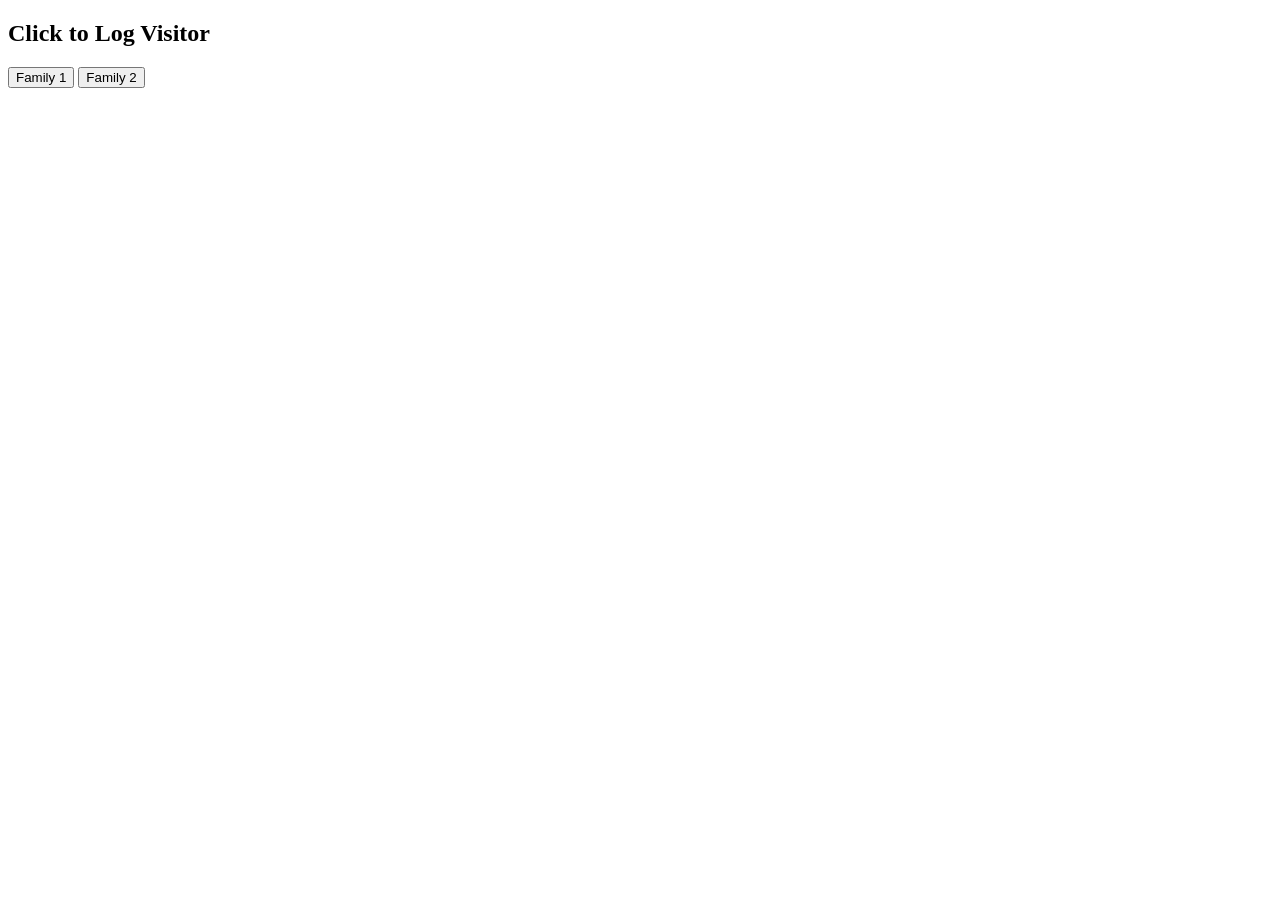
<file: test_log.html>
<!DOCTYPE html>
<html lang="en">
<head>
  <meta charset="UTF-8">
  <title>Visitor Log Test</title>
</head>
<body>
  <h2>Click to Log Visitor</h2>
  <button onclick="logVisitor('family')">Family 1</button>
  <button onclick="logVisitor('friends')">Family 2</button>

  <script>
    async function logVisitor(section) {
      try {
        let response = await fetch("http://127.0.0.1:5000/log-visitor", {
          method: "POST",
          headers: {
            "Content-Type": "application/json"
          },
          body: JSON.stringify({
            section: section,
            action: "button_click",
            success: true
          })
        });

        let result = await response.json();
        console.log("Server response:", result);
        alert("Logged: " + JSON.stringify(result));
      } catch (err) {
        console.error("Error:", err);
      }
    }
  </script>
</body>
</html>
</file>
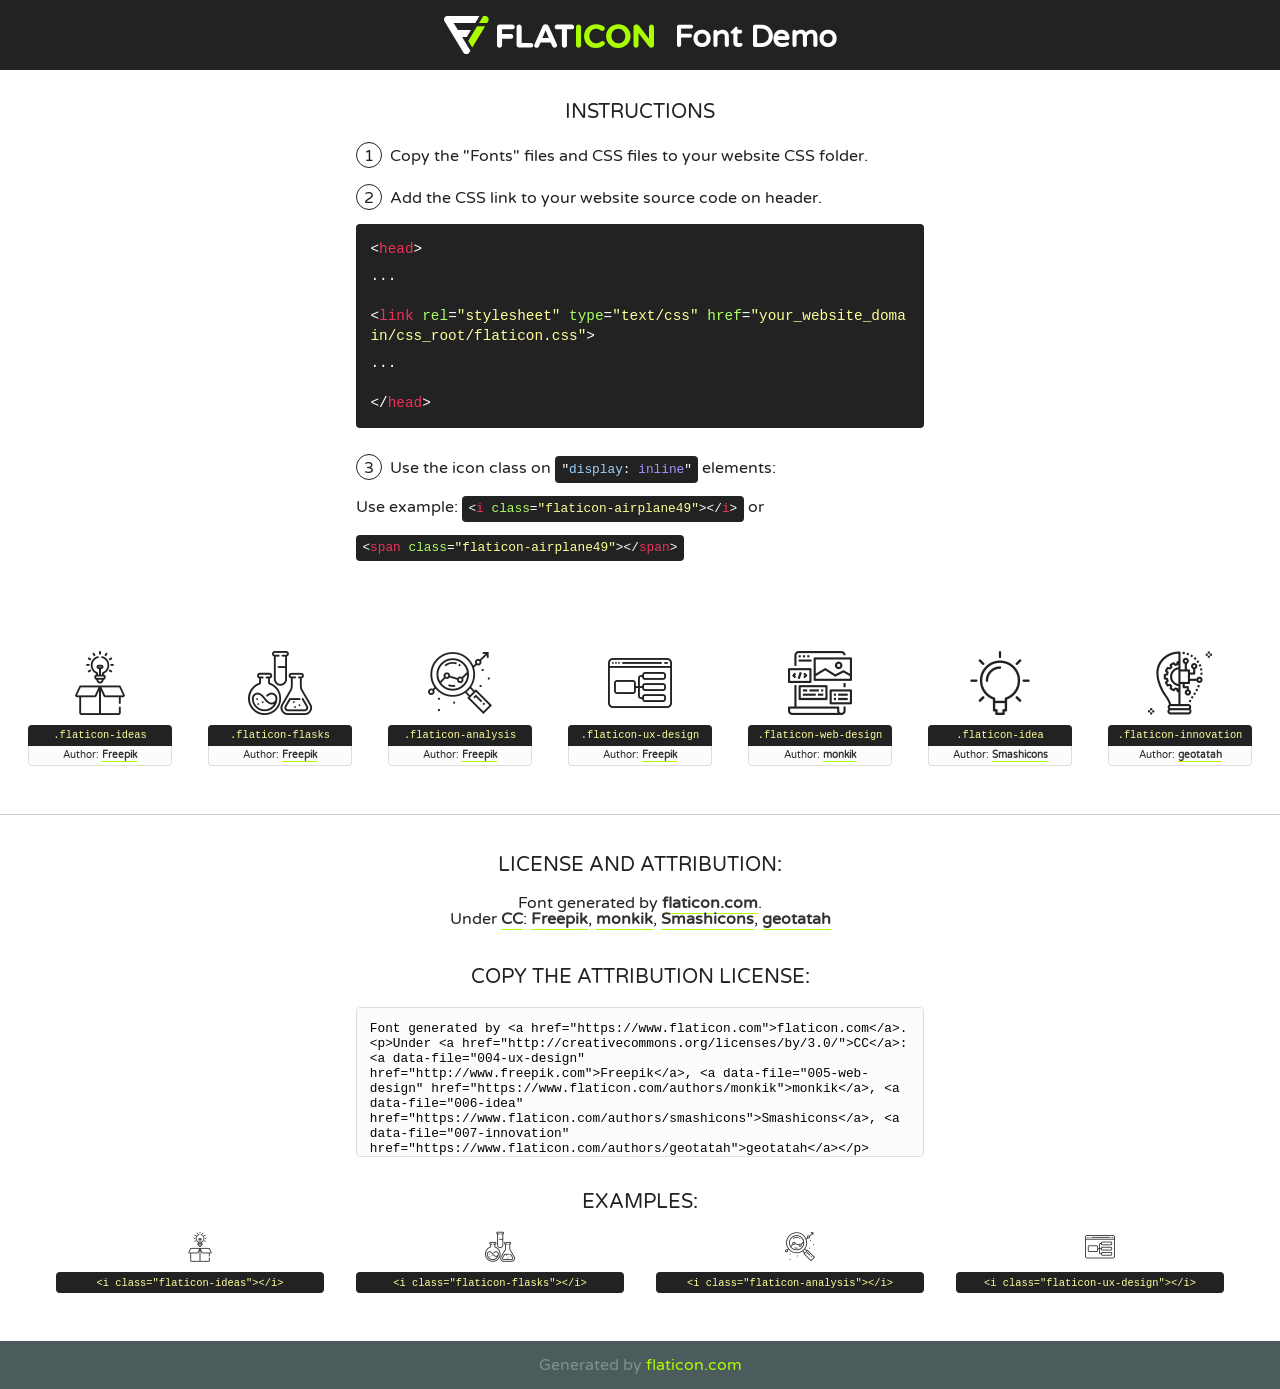
<file: fonts/flaticon/font/flaticon.html>
<!DOCTYPE html>
<!--
  Flaticon icon font: Flaticon
  Creation date: 20/03/2019 02:18
-->
<html>
<!DOCTYPE html>
<html>

<head>
    <title>Flaticon WebFont</title>
    <link href="http://fonts.googleapis.com/css?family=Varela+Round" rel="stylesheet" type="text/css" />
    <link rel="stylesheet" type="text/css" href="flaticon.css">
    <meta charset="UTF-8">
    <style>
    html, body, div, span, applet, object, iframe,
    h1, h2, h3, h4, h5, h6, p, blockquote, pre,
    a, abbr, acronym, address, big, cite, code,
    del, dfn, em, img, ins, kbd, q, s, samp,
    small, strike, strong, sub, sup, tt, var,
    b, u, i, center,
    dl, dt, dd, ol, ul, li,
    fieldset, form, label, legend,
    table, caption, tbody, tfoot, thead, tr, th, td,
    article, aside, canvas, details, embed, 
    figure, figcaption, footer, header, hgroup, 
    menu, nav, output, ruby, section, summary,
    time, mark, audio, video {
        margin: 0;
        padding: 0;
        border: 0;
        font-size: 100%;
        font: inherit;
        vertical-align: baseline;
    }
    /* HTML5 display-role reset for older browsers */
    article, aside, details, figcaption, figure, 
    footer, header, hgroup, menu, nav, section {
        display: block;
    }
    body {
        line-height: 1;
    }
    ol, ul {
        list-style: none;
    }
    blockquote, q {
        quotes: none;
    }
    blockquote:before, blockquote:after,
    q:before, q:after {
        content: '';
        content: none;
    }
    table {
        border-collapse: collapse;
        border-spacing: 0;
    }
    body {
        font-family: 'Varela Round', Helvetica, Arial, sans-serif;
        font-size: 16px;
        color: #222;
    }
    a {
        color: #333;
        border-bottom: 1px solid #a9fd00;
        font-weight: bold;
        text-decoration: none;
    }
    * {
        -moz-box-sizing: border-box;
        -webkit-box-sizing: border-box;
        box-sizing: border-box;
        margin: 0;
        padding: 0;
    }
    [class^="flaticon-"]:before, [class*=" flaticon-"]:before, [class^="flaticon-"]:after, [class*=" flaticon-"]:after {
        font-family: Flaticon;
        font-size: 30px;
        font-style: normal;
        margin-left: 20px;
        color: #333;
    }
    .wrapper {
        max-width: 600px;
        margin: auto;
        padding: 0 1em;
    }
    .title {
        font-size: 1.25em;
        text-align: center;
        margin-bottom: 1em;
        text-transform: uppercase;
    }
    header {
        text-align: center;
        background-color: #222;
        color: #fff;
        padding: 1em;
    }
    header .logo {
        width: 210px;
        height: 38px;
        display: inline-block;
        vertical-align: middle;
        margin-right: 1em;
        border: none;
    }
    header strong {
        font-size: 1.95em;
        font-weight: bold;
        vertical-align: middle;
        margin-top: 5px;
        display: inline-block;
    }
    .demo {
        margin: 2em auto;
        line-height: 1.25em;
    }
    .demo ul li {
        margin-bottom: 1em;
    }
    .demo ul li .num {
        color: #222;
        border-radius: 20px;
        display: inline-block;
        width: 26px;
        padding: 3px;
        height: 26px;
        text-align: center;
        margin-right: 0.5em;
        border: 1px solid #222;
    }
    .demo ul li code {
        background-color: #222;
        border-radius: 4px;
        padding: 0.25em 0.5em;
        display: inline-block;
        color: #fff;
        font-family: Consolas,Monaco,Lucida Console,Liberation Mono,DejaVu Sans Mono,Bitstream Vera Sans Mono,Courier New, monospace;
        font-weight: lighter;
        margin-top: 1em;
        font-size: 0.8em;
        word-break: break-all;
    }
    .demo ul li code.big {
        padding: 1em;
        font-size: 0.9em;
    }
    .demo ul li code .red {
        color: #EF3159;
    }
    .demo ul li code .green {
        color: #ACFF65;
    }
    .demo ul li code .yellow {
        color: #FFFF99;
    }
    .demo ul li code .blue {
        color: #99D3FF;
    }
    .demo ul li code .purple {
        color: #A295FF;
    }
    .demo ul li code .dots {
        margin-top: 0.5em;
        display: block;
    }
    #glyphs {
        border-bottom: 1px solid #ccc;
        padding: 2em 0;
        text-align: center;
    }
    .glyph {
        display: inline-block;
        width: 9em;
        margin: 1em;
        text-align: center;
        vertical-align: top;
        background: #FFF;
    }
    .glyph .glyph-icon {
        padding: 10px;
        display: block;
        font-family:"Flaticon";
        font-size: 64px;
        line-height: 1;
    }
    .glyph .glyph-icon:before {
        font-size: 64px;
        color: #222;
        margin-left: 0;
    }
    .class-name {
        font-size: 0.65em;
        background-color: #222;
        color: #fff;
        border-radius: 4px 4px 0 0;
        padding: 0.5em;
        color: #FFFF99;
        font-family: Consolas,Monaco,Lucida Console,Liberation Mono,DejaVu Sans Mono,Bitstream Vera Sans Mono,Courier New, monospace;
    }
    .author-name {
        font-size: 0.6em;
        background-color: #fcfcfd;
        border: 1px solid #DEDEE4;
        border-top: 0;
        border-radius: 0 0 4px 4px;
        padding: 0.5em;
    }
    .class-name:last-child {
        font-size: 10px;
        color:#888;
    }
    .class-name:last-child a {
        font-size: 10px;
        color:#555;
    }
    .class-name:last-child a:hover {
        color:#a9fd00;
    }
    .glyph > input {
        display: block;
        width: 100px;
        margin: 5px auto;
        text-align: center;
        font-size: 12px;
        cursor: text;
    }
    .glyph > input.icon-input {
        font-family:"Flaticon";
        font-size: 16px;
        margin-bottom: 10px;
    }
    .attribution .title {
        margin-top: 2em;
    }
    .attribution textarea {
        background-color: #fcfcfd;
        padding: 1em;
        border: none;
        box-shadow: none;
        border: 1px solid #DEDEE4;
        border-radius: 4px;
        resize: none;
        width: 100%;
        height: 150px;
        font-size: 0.8em;
        font-family: Consolas,Monaco,Lucida Console,Liberation Mono,DejaVu Sans Mono,Bitstream Vera Sans Mono,Courier New, monospace;
        -webkit-appearance: none;
    }
    .iconsuse {
        margin: 2em auto;
        text-align: center;
        max-width: 1200px;
    }
    .iconsuse:after {
        content: '';
        display: table;
        clear: both;
    }
    .iconsuse .image {
        float: left;
        width: 25%;
        padding: 0 1em;
    }
    .iconsuse .image p {
        margin-bottom: 1em;
    }
    .iconsuse .image span {
        display: block;
        font-size: 0.65em;
        background-color: #222;
        color: #fff;
        border-radius: 4px;
        padding: 0.5em;
        color: #FFFF99;
        margin-top: 1em;
        font-family: Consolas,Monaco,Lucida Console,Liberation Mono,DejaVu Sans Mono,Bitstream Vera Sans Mono,Courier New, monospace;
    }
    #footer {
        text-align: center;
        background-color: #4C5B5C;
        color: #7c9192;
        padding: 1em;
    }
    #footer a {
        border: none;
        color: #a9fd00;
        font-weight: normal;
    }
    @media (max-width: 960px) {
        .iconsuse .image {
            width: 50%;
        }
    }
    @media (max-width: 560px) {
        .iconsuse .image {
            width: 100%;
        }
    }
    </style>
</head>

<body class="characters-off">

    <header>
        <a href="https://www.flaticon.com" target="_blank" class="logo">
            <svg version="1.1" xmlns="http://www.w3.org/2000/svg" xmlns:xlink="http://www.w3.org/1999/xlink" xmlns:a="http://ns.adobe.com/AdobeSVGViewerExtensions/3.0/" viewBox="0 0 560.875 102.036" enable-background="new 0 0 560.875 102.036" xml:space="preserve">
                <defs>
                </defs>
                <g>
                    <g class="letters">
                        <path fill="#ffffff" d="M141.596,29.675c0-3.777,2.985-6.767,6.764-6.767h34.438c3.426,0,6.15,2.728,6.15,6.15
                        c0,3.43-2.724,6.149-6.15,6.149h-27.674v13.091h23.719c3.429,0,6.151,2.724,6.151,6.15c0,3.43-2.723,6.149-6.151,6.149h-23.719
                        v17.574c0,3.773-2.986,6.761-6.764,6.761c-3.779,0-6.764-2.989-6.764-6.761V29.675z"></path>
                        <path fill="#ffffff" d="M193.844,29.149c0-3.781,2.985-6.767,6.764-6.767c3.776,0,6.763,2.985,6.763,6.767v42.957h25.039
                        c3.426,0,6.149,2.726,6.149,6.153c0,3.425-2.723,6.15-6.149,6.15h-31.802c-3.779,0-6.764-2.986-6.764-6.768V29.149z"></path>
                        <path fill="#ffffff" d="M241.891,75.71l21.438-48.407c1.492-3.341,4.215-5.357,7.906-5.357h0.792
                        c3.686,0,6.323,2.017,7.815,5.357l21.439,48.407c0.436,0.967,0.701,1.845,0.701,2.723c0,3.602-2.809,6.501-6.414,6.501
                        c-3.161,0-5.269-1.845-6.499-4.655l-4.132-9.661h-27.059l-4.301,10.102c-1.144,2.631-3.426,4.214-6.237,4.214
                        c-3.517,0-6.24-2.81-6.24-6.325C241.1,77.64,241.451,76.677,241.891,75.71z M279.932,58.666l-8.521-20.297l-8.526,20.297H279.932
                        z"></path>
                        <path fill="#ffffff" d="M314.864,35.387H301.86c-3.429,0-6.239-2.813-6.239-6.238c0-3.429,2.811-6.24,6.239-6.24h39.533
                        c3.426,0,6.237,2.811,6.237,6.24c0,3.425-2.811,6.238-6.237,6.238h-13.001v42.785c0,3.773-2.99,6.761-6.764,6.761
                        c-3.779,0-6.764-2.989-6.764-6.761V35.387z"></path>
                        <path fill="#A9FD00" d="M352.615,29.149c0-3.781,2.985-6.767,6.767-6.767c3.774,0,6.761,2.985,6.761,6.767v49.024
                        c0,3.773-2.987,6.761-6.761,6.761c-3.781,0-6.767-2.989-6.767-6.761V29.149z"></path>
                        <path fill="#A9FD00" d="M374.132,53.836v-0.179c0-17.481,13.178-31.801,32.065-31.801c9.22,0,15.459,2.458,20.557,6.238
                        c1.402,1.054,2.637,2.985,2.637,5.357c0,3.692-2.985,6.59-6.681,6.59c-1.845,0-3.071-0.702-4.044-1.319
                        c-3.776-2.813-7.729-4.393-12.562-4.393c-10.364,0-17.831,8.611-17.831,19.154v0.173c0,10.542,7.291,19.329,17.831,19.329
                        c5.715,0,9.492-1.756,13.359-4.834c1.049-0.874,2.458-1.491,4.039-1.491c3.429,0,6.325,2.813,6.325,6.236
                        c0,2.106-1.056,3.78-2.282,4.834c-5.539,4.834-12.036,7.733-21.878,7.733C387.572,85.464,374.132,71.493,374.132,53.836z"></path>
                        <path fill="#A9FD00" d="M433.009,53.836v-0.179c0-17.481,13.79-31.801,32.766-31.801c18.981,0,32.592,14.143,32.592,31.628v0.173
                        c0,17.483-13.785,31.807-32.769,31.807C446.625,85.464,433.009,71.32,433.009,53.836z M484.224,53.836v-0.179
                        c0-10.539-7.725-19.326-18.626-19.326c-10.893,0-18.449,8.611-18.449,19.154v0.173c0,10.542,7.73,19.329,18.626,19.329
                        C476.676,72.986,484.224,64.378,484.224,53.836z"></path>
                        <path fill="#A9FD00" d="M506.233,29.321c0-3.774,2.99-6.763,6.767-6.763h1.401c3.252,0,5.183,1.583,7.029,3.953l26.093,34.265
                        V29.059c0-3.692,2.99-6.677,6.681-6.677c3.683,0,6.671,2.985,6.671,6.677v48.934c0,3.78-2.987,6.765-6.764,6.765h-0.436
                        c-3.257,0-5.188-1.581-7.034-3.953l-27.056-35.492v32.944c0,3.687-2.985,6.676-6.678,6.676c-3.683,0-6.673-2.989-6.673-6.676
                        V29.321z"></path>
                    </g>
                    <g class="insignia">
                        <path fill="#ffffff" d="M48.372,56.137h12.517l11.156-18.537H37.186L25.688,18.539h57.825L94.668,0H9.271
                        C5.925,0,2.842,1.801,1.198,4.716c-1.644,2.907-1.593,6.482,0.134,9.343l50.38,83.501c1.678,2.781,4.689,4.476,7.938,4.476
                        c3.246,0,6.257-1.695,7.935-4.476l2.898-4.804L48.372,56.137z"></path>
                        <g class="i">
                            <path fill="#A9FD00" d="M93.575,18.539h0.031v0.004l21.652,0.004l2.705-4.488c1.727-2.861,1.778-6.436,0.133-9.343
                            C116.454,1.801,113.371,0,110.026,0h-5.294L93.575,18.539z"></path>
                            <polygon fill="#A9FD00" points="88.291,27.356 64.725,66.486 75.519,84.404 109.942,27.356"></polygon>
                        </g>
                    </g>
                </g>
            </svg>
        </a>
        <strong>Font Demo</strong>
    </header>


    <section class="demo wrapper">

        <p class="title">Instructions</p>

        <ul>
            <li>
                <span class="num">1</span>Copy the "Fonts" files and CSS files to your website CSS folder.
            </li>
            <li>
                <span class="num">2</span>Add the CSS link to your website source code on header.
                <code class="big">
                    &lt;<span class="red">head</span>&gt;
                    <br/><span class="dots">...</span>
                    <br/>&lt;<span class="red">link</span> <span class="green">rel</span>=<span class="yellow">"stylesheet"</span> <span class="green">type</span>=<span class="yellow">"text/css"</span> <span class="green">href</span>=<span class="yellow">"your_website_domain/css_root/flaticon.css"</span>&gt;
                    <br/><span class="dots">...</span>
                    <br/>&lt;/<span class="red">head</span>&gt;
                </code>
            </li>

            <li>
                <p>
                    <span class="num">3</span>Use the icon class on <code>"<span class="blue">display</span>:<span class="purple"> inline</span>"</code> elements:
                    <br />
                    Use example: <code>&lt;<span class="red">i</span> <span class="green">class</span>=<span class="yellow">&quot;flaticon-airplane49&quot;</span>&gt;&lt;/<span class="red">i</span>&gt;</code> or <code>&lt;<span class="red">span</span> <span class="green">class</span>=<span class="yellow">&quot;flaticon-airplane49&quot;</span>&gt;&lt;/<span class="red">span</span>&gt;</code>
            </li>
        </ul>

    </section>




   <section id="glyphs">          
    
      
        <div class="glyph"><div class="glyph-icon flaticon-ideas"></div>
            <div class="class-name">.flaticon-ideas</div>
            <div class="author-name">Author: <a data-file="001-ideas" href="http://www.freepik.com">Freepik</a> </div> 
        </div>        
        
        <div class="glyph"><div class="glyph-icon flaticon-flasks"></div>
            <div class="class-name">.flaticon-flasks</div>
            <div class="author-name">Author: <a data-file="002-flasks" href="http://www.freepik.com">Freepik</a> </div> 
        </div>        
        
        <div class="glyph"><div class="glyph-icon flaticon-analysis"></div>
            <div class="class-name">.flaticon-analysis</div>
            <div class="author-name">Author: <a data-file="003-analysis" href="http://www.freepik.com">Freepik</a> </div> 
        </div>        
        
        <div class="glyph"><div class="glyph-icon flaticon-ux-design"></div>
            <div class="class-name">.flaticon-ux-design</div>
            <div class="author-name">Author: <a data-file="004-ux-design" href="http://www.freepik.com">Freepik</a> </div> 
        </div>        
        
        <div class="glyph"><div class="glyph-icon flaticon-web-design"></div>
            <div class="class-name">.flaticon-web-design</div>
            <div class="author-name">Author: <a data-file="005-web-design" href="https://www.flaticon.com/authors/monkik">monkik</a> </div> 
        </div>        
        
        <div class="glyph"><div class="glyph-icon flaticon-idea"></div>
            <div class="class-name">.flaticon-idea</div>
            <div class="author-name">Author: <a data-file="006-idea" href="https://www.flaticon.com/authors/smashicons">Smashicons</a> </div> 
        </div>        
        
        <div class="glyph"><div class="glyph-icon flaticon-innovation"></div>
            <div class="class-name">.flaticon-innovation</div>
            <div class="author-name">Author: <a data-file="007-innovation" href="https://www.flaticon.com/authors/geotatah">geotatah</a> </div> 
        </div>        
        

    </section>



    <section class="attribution wrapper"   style="text-align:center;">

      <div class="title">License and attribution:</div><div class="attrDiv">Font generated by <a href="https://www.flaticon.com">flaticon.com</a>. <div><p>Under <a href="http://creativecommons.org/licenses/by/3.0/">CC</a>: <a data-file="004-ux-design" href="http://www.freepik.com">Freepik</a>, <a data-file="005-web-design" href="https://www.flaticon.com/authors/monkik">monkik</a>, <a data-file="006-idea" href="https://www.flaticon.com/authors/smashicons">Smashicons</a>, <a data-file="007-innovation" href="https://www.flaticon.com/authors/geotatah">geotatah</a></p>  </div>
      </div>
      <div class="title">Copy the Attribution License:</div>

    <textarea onclick="this.focus();this.select();">Font generated by &lt;a href=&quot;https://www.flaticon.com&quot;&gt;flaticon.com&lt;/a&gt;. <p>Under <a href="http://creativecommons.org/licenses/by/3.0/">CC</a>: <a data-file="004-ux-design" href="http://www.freepik.com">Freepik</a>, <a data-file="005-web-design" href="https://www.flaticon.com/authors/monkik">monkik</a>, <a data-file="006-idea" href="https://www.flaticon.com/authors/smashicons">Smashicons</a>, <a data-file="007-innovation" href="https://www.flaticon.com/authors/geotatah">geotatah</a></p>  
     </textarea>

    </section>

    <section class="iconsuse">

          <div class="title">Examples:</div>            
             
            <div class="image">
                <p>
                    <i class="glyph-icon flaticon-ideas"></i> 
                    <span>&lt;i class=&quot;flaticon-ideas&quot;&gt;&lt;/i&gt;</span>
                </p>
            </div>
            
            <div class="image">
                <p>
                    <i class="glyph-icon flaticon-flasks"></i> 
                    <span>&lt;i class=&quot;flaticon-flasks&quot;&gt;&lt;/i&gt;</span>
                </p>
            </div>
            
            <div class="image">
                <p>
                    <i class="glyph-icon flaticon-analysis"></i> 
                    <span>&lt;i class=&quot;flaticon-analysis&quot;&gt;&lt;/i&gt;</span>
                </p>
            </div>
            
            <div class="image">
                <p>
                    <i class="glyph-icon flaticon-ux-design"></i> 
                    <span>&lt;i class=&quot;flaticon-ux-design&quot;&gt;&lt;/i&gt;</span>
                </p>
            </div>
                       
        </div>
                            
    </section>

<div id="footer">
    <div>Generated by <a href="https://www.flaticon.com">flaticon.com</a>
    </div>
</div>



</body>
</html>
</file>
<file: style.css>
/* ═══════════════════════════════════════════════════════════
   SUDIP KUMAR ADAK — PORTFOLIO
   Premium Dark Theme · Glassmorphism · Micro-Animations
═══════════════════════════════════════════════════════════ */

/* ─────────── CSS VARIABLES ─────────── */
:root {
  --primary: #6366f1;
  --primary-light: #818cf8;
  --accent: #06b6d4;
  --accent-green: #10b981;
  --deep: #060a13;
  --surface: rgba(255, 255, 255, 0.03);
  --surface-hover: rgba(255, 255, 255, 0.06);
  --border: rgba(255, 255, 255, 0.08);
  --border-hover: rgba(255, 255, 255, 0.15);
  --text-primary: #f1f5f9;
  --text-secondary: rgba(241, 245, 249, 0.55);
  --font: 'Inter', -apple-system, BlinkMacSystemFont, sans-serif;
  --font-display: 'Playfair Display', serif;
  --radius: 20px;
  --radius-sm: 12px;
  --shadow-card: 0 8px 32px rgba(0, 0, 0, 0.3);
  --transition: all 0.35s cubic-bezier(0.4, 0, 0.2, 1);
}

/* ─────────── RESET & BASE ─────────── */
*, *::before, *::after {
  box-sizing: border-box;
  margin: 0;
  padding: 0;
}

html {
  scroll-behavior: smooth;
  scroll-padding-top: 80px;
}

body {
  font-family: var(--font);
  background: var(--deep);
  color: var(--text-primary);
  overflow-x: hidden;
  min-height: 100vh;
  line-height: 1.6;
}

/* Subtle noise overlay */
body::after {
  content: '';
  position: fixed;
  inset: 0;
  background-image: url("data:image/svg+xml,%3Csvg viewBox='0 0 256 256' xmlns='http://www.w3.org/2000/svg'%3E%3Cfilter id='n'%3E%3CfeTurbulence type='fractalNoise' baseFrequency='0.9' numOctaves='4' stitchTiles='stitch'/%3E%3C/filter%3E%3Crect width='100%25' height='100%25' filter='url(%23n)' opacity='0.03'/%3E%3C/svg%3E");
  pointer-events: none;
  z-index: 9999;
  opacity: 0.4;
}

::selection {
  background: rgba(99, 102, 241, 0.3);
  color: white;
}

img {
  max-width: 100%;
  display: block;
}

a {
  text-decoration: none;
  color: inherit;
}

/* ─────────── CURSOR GLOW ─────────── */
.cursor-glow {
  position: fixed;
  width: 600px;
  height: 600px;
  border-radius: 50%;
  background: radial-gradient(circle, rgba(99, 102, 241, 0.06), transparent 70%);
  pointer-events: none;
  z-index: 1;
  transform: translate(-50%, -50%);
  transition: opacity 0.3s;
}

/* ─────────── SCROLLBAR ─────────── */
::-webkit-scrollbar { width: 6px; }
::-webkit-scrollbar-track { background: var(--deep); }
::-webkit-scrollbar-thumb {
  background: linear-gradient(var(--primary), var(--accent));
  border-radius: 3px;
}

/* ─────────── ANIMATIONS ─────────── */
@keyframes fadeSlideUp {
  from { opacity: 0; transform: translateY(30px); }
  to { opacity: 1; transform: translateY(0); }
}

@keyframes fadeSlideLeft {
  from { opacity: 0; transform: translateX(40px); }
  to { opacity: 1; transform: translateX(0); }
}

@keyframes pulse {
  0%, 100% { opacity: 1; transform: scale(1); }
  50% { opacity: 0.5; transform: scale(1.3); }
}

@keyframes float {
  0%, 100% { transform: translateY(0); }
  50% { transform: translateY(-20px); }
}

@keyframes gradientShift {
  0%, 100% { background-position: 0% 50%; }
  50% { background-position: 100% 50%; }
}

@keyframes spin {
  from { transform: rotate(0deg); }
  to { transform: rotate(360deg); }
}

@keyframes blink {
  0%, 100% { opacity: 1; }
  50% { opacity: 0; }
}

@keyframes orbFloat {
  0%, 100% { transform: translate(0, 0) scale(1); }
  33% { transform: translate(30px, -40px) scale(1.05); }
  66% { transform: translate(-20px, 25px) scale(0.95); }
}

@keyframes bounce {
  0%, 100% { transform: translateX(-50%) translateY(0); }
  50% { transform: translateX(-50%) translateY(10px); }
}

@keyframes slideIn {
  from { opacity: 0; transform: translateY(24px); }
  to { opacity: 1; transform: translateY(0); }
}

/* Animate on scroll */
[data-animate] {
  opacity: 0;
  transform: translateY(30px);
  transition: opacity 0.7s ease, transform 0.7s ease;
}

[data-animate="fade-left"] {
  transform: translateX(40px);
}

[data-animate].visible {
  opacity: 1;
  transform: translate(0, 0);
}

/* ─────────── GRADIENT TEXT ─────────── */
.gradient-text {
  background: linear-gradient(135deg, #6366f1 0%, #06b6d4 50%, #10b981 100%);
  -webkit-background-clip: text;
  -webkit-text-fill-color: transparent;
  background-clip: text;
  background-size: 200% 200%;
  animation: gradientShift 5s ease infinite;
}

/* ═══════════════════════════════════════
   NAVBAR
═══════════════════════════════════════ */
.navbar {
  position: fixed;
  top: 0;
  left: 0;
  right: 0;
  z-index: 1000;
  padding: 0 2rem;
  height: 72px;
  display: flex;
  align-items: center;
  background: rgba(6, 10, 19, 0.5);
  backdrop-filter: blur(20px) saturate(180%);
  -webkit-backdrop-filter: blur(20px) saturate(180%);
  border-bottom: 1px solid transparent;
  transition: var(--transition);
}

.navbar.scrolled {
  background: rgba(6, 10, 19, 0.92);
  border-bottom-color: var(--border);
  box-shadow: 0 4px 30px rgba(0, 0, 0, 0.3);
}

.nav-inner {
  width: 100%;
  max-width: 1200px;
  margin: 0 auto;
  display: flex;
  align-items: center;
  justify-content: space-between;
}

.nav-logo {
  display: flex;
  align-items: center;
  gap: 10px;
  text-decoration: none;
}

.nav-logo-icon {
  width: 38px;
  height: 38px;
  border-radius: 10px;
  background: linear-gradient(135deg, var(--primary), var(--accent));
  display: flex;
  align-items: center;
  justify-content: center;
  font-size: 16px;
  font-weight: 800;
  color: white;
  letter-spacing: -0.5px;
}

.nav-logo-text {
  font-size: 20px;
  font-weight: 800;
  color: var(--text-primary);
  letter-spacing: -0.5px;
}

.nav-links {
  display: flex;
  align-items: center;
  gap: 2px;
  list-style: none;
}

.nav-link {
  display: inline-block;
  padding: 8px 16px;
  font-size: 13.5px;
  font-weight: 500;
  color: var(--text-secondary);
  text-decoration: none;
  border-radius: 8px;
  transition: var(--transition);
  position: relative;
}

.nav-link::after {
  content: '';
  position: absolute;
  bottom: 4px;
  left: 50%;
  transform: translateX(-50%);
  width: 0;
  height: 2px;
  background: linear-gradient(90deg, var(--primary), var(--accent));
  border-radius: 2px;
  transition: width 0.3s ease;
}

.nav-link:hover,
.nav-link.active {
  color: var(--text-primary);
}

.nav-link:hover::after,
.nav-link.active::after {
  width: 60%;
}

.nav-cta {
  padding: 9px 22px !important;
  background: linear-gradient(135deg, var(--primary), var(--accent)) !important;
  color: white !important;
  border-radius: 50px !important;
  font-weight: 600 !important;
  box-shadow: 0 4px 20px rgba(99, 102, 241, 0.3);
  margin-left: 8px;
}

.nav-cta:hover {
  transform: translateY(-2px) !important;
  box-shadow: 0 8px 28px rgba(99, 102, 241, 0.5) !important;
}

.nav-cta::after { display: none !important; }

.nav-toggle {
  display: none;
  flex-direction: column;
  gap: 5px;
  cursor: pointer;
  padding: 8px;
  background: none;
  border: none;
}

.nav-toggle span {
  display: block;
  width: 24px;
  height: 2px;
  background: var(--text-primary);
  border-radius: 2px;
  transition: var(--transition);
}

.nav-toggle.active span:nth-child(1) {
  transform: rotate(45deg) translate(5px, 5px);
}

.nav-toggle.active span:nth-child(2) {
  opacity: 0;
}

.nav-toggle.active span:nth-child(3) {
  transform: rotate(-45deg) translate(5px, -5px);
}

@media (max-width: 900px) {
  .nav-toggle { display: flex; }
  .nav-links {
    display: none;
    position: fixed;
    top: 72px;
    left: 0;
    right: 0;
    flex-direction: column;
    background: rgba(6, 10, 19, 0.97);
    backdrop-filter: blur(20px);
    padding: 20px;
    border-bottom: 1px solid var(--border);
    gap: 4px;
  }
  .nav-links.open { display: flex; }
  .nav-link { width: 100%; padding: 14px 16px; }
  .nav-cta { text-align: center; margin-left: 0 !important; margin-top: 8px; }
}

/* ═══════════════════════════════════════
   HERO
═══════════════════════════════════════ */
.hero {
  position: relative;
  min-height: 100vh;
  display: flex;
  align-items: center;
  overflow: hidden;
  padding: 100px 2rem 60px;
}

.hero-orb {
  position: absolute;
  border-radius: 50%;
  filter: blur(100px);
  opacity: 0.15;
  z-index: 0;
  animation: orbFloat 15s ease-in-out infinite;
}

.hero-orb-1 {
  width: 600px; height: 600px;
  background: var(--primary);
  top: -150px; left: -120px;
}

.hero-orb-2 {
  width: 500px; height: 500px;
  background: var(--accent);
  bottom: -100px; right: -80px;
  animation-delay: -6s;
}

.hero-orb-3 {
  width: 350px; height: 350px;
  background: var(--accent-green);
  top: 50%; left: 50%;
  animation-delay: -3s;
}

.hero-particles {
  position: absolute;
  inset: 0;
  z-index: 0;
  overflow: hidden;
}

.particle {
  position: absolute;
  width: 3px;
  height: 3px;
  background: rgba(99, 102, 241, 0.4);
  border-radius: 50%;
  animation: float 8s ease-in-out infinite;
}

.hero-content {
  position: relative;
  z-index: 2;
  max-width: 1200px;
  margin: 0 auto;
  width: 100%;
  display: grid;
  grid-template-columns: 1fr 1fr;
  gap: 60px;
  align-items: center;
}

.hero-text {
  max-width: 600px;
}

.hero-badge {
  display: inline-flex;
  align-items: center;
  gap: 10px;
  padding: 8px 20px;
  background: rgba(99, 102, 241, 0.1);
  border: 1px solid rgba(99, 102, 241, 0.2);
  border-radius: 50px;
  font-size: 12px;
  font-weight: 600;
  color: var(--primary-light);
  letter-spacing: 1px;
  text-transform: uppercase;
  margin-bottom: 32px;
}

.badge-dot {
  width: 8px;
  height: 8px;
  border-radius: 50%;
  background: #10b981;
  animation: pulse 2s infinite;
}

.hero-title {
  font-size: clamp(40px, 5.5vw, 68px);
  font-weight: 900;
  line-height: 1.05;
  letter-spacing: -3px;
  margin-bottom: 8px;
}

.hero-title-sub {
  font-weight: 300;
  color: var(--text-secondary);
  font-size: 0.65em;
  letter-spacing: -1px;
}

.hero-role-container {
  display: flex;
  align-items: center;
  gap: 10px;
  margin-bottom: 24px;
  font-size: 20px;
}

.hero-role-label {
  color: var(--text-secondary);
  font-weight: 400;
}

.hero-role {
  font-weight: 700;
  background: linear-gradient(135deg, var(--primary-light), var(--accent));
  -webkit-background-clip: text;
  -webkit-text-fill-color: transparent;
  background-clip: text;
}

.typing-cursor {
  color: var(--primary-light);
  font-weight: 300;
  animation: blink 1s infinite;
}

.hero-description {
  font-size: 16px;
  color: var(--text-secondary);
  line-height: 1.8;
  margin-bottom: 36px;
  max-width: 480px;
}

.hero-description strong {
  color: var(--text-primary);
  font-weight: 600;
}

.hero-actions {
  display: flex;
  gap: 16px;
  margin-bottom: 48px;
  flex-wrap: wrap;
}

.btn-primary {
  display: inline-flex;
  align-items: center;
  gap: 10px;
  padding: 15px 32px;
  background: linear-gradient(135deg, var(--primary), #4f46e5);
  border: none;
  border-radius: 50px;
  color: white;
  font-family: var(--font);
  font-size: 14.5px;
  font-weight: 600;
  cursor: pointer;
  text-decoration: none;
  box-shadow: 0 8px 32px rgba(99, 102, 241, 0.35);
  transition: var(--transition);
  letter-spacing: 0.3px;
}

.btn-primary:hover {
  transform: translateY(-3px);
  box-shadow: 0 12px 40px rgba(99, 102, 241, 0.5);
}

.btn-ghost {
  display: inline-flex;
  align-items: center;
  gap: 10px;
  padding: 15px 32px;
  background: rgba(255, 255, 255, 0.05);
  border: 1px solid var(--border-hover);
  border-radius: 50px;
  color: var(--text-primary);
  font-family: var(--font);
  font-size: 14.5px;
  font-weight: 600;
  cursor: pointer;
  text-decoration: none;
  backdrop-filter: blur(10px);
  transition: var(--transition);
}

.btn-ghost:hover {
  background: rgba(255, 255, 255, 0.08);
  border-color: rgba(99, 102, 241, 0.4);
  transform: translateY(-3px);
}

.hero-stats {
  display: flex;
  align-items: center;
  gap: 32px;
}

.hero-stat {
  text-align: center;
}

.hero-stat-value {
  font-size: 32px;
  font-weight: 800;
  background: linear-gradient(135deg, var(--text-primary), var(--primary-light));
  -webkit-background-clip: text;
  -webkit-text-fill-color: transparent;
  background-clip: text;
  letter-spacing: -1px;
}

.hero-stat-plus {
  font-size: 20px;
  font-weight: 700;
  color: var(--primary-light);
}

.hero-stat-label {
  display: block;
  font-size: 12px;
  color: var(--text-secondary);
  text-transform: uppercase;
  letter-spacing: 1.5px;
  font-weight: 500;
  margin-top: 2px;
}

.hero-stat-divider {
  width: 1px;
  height: 40px;
  background: var(--border);
}

/* Hero Image */
.hero-image {
  position: relative;
  display: flex;
  justify-content: center;
  align-items: center;
}

.hero-image-glow {
  position: absolute;
  width: 380px;
  height: 380px;
  border-radius: 50%;
  background: radial-gradient(circle, rgba(99, 102, 241, 0.15), transparent 70%);
  animation: pulse 4s ease-in-out infinite;
}

.hero-image-border {
  width: 320px;
  height: 320px;
  border-radius: 50%;
  padding: 4px;
  background: linear-gradient(135deg, var(--primary), var(--accent), var(--accent-green));
  position: relative;
  animation: float 6s ease-in-out infinite;
}

.hero-image-border img {
  width: 100%;
  height: 100%;
  border-radius: 50%;
  object-fit: cover;
  object-position: top center;
  border: 4px solid var(--deep);
}

.hero-image-badge {
  position: absolute;
  bottom: 20px;
  right: 10px;
  padding: 10px 18px;
  background: rgba(6, 10, 19, 0.85);
  backdrop-filter: blur(16px);
  border: 1px solid var(--border);
  border-radius: 50px;
  font-size: 13px;
  font-weight: 600;
  color: var(--text-primary);
  display: flex;
  align-items: center;
  gap: 8px;
}

.hero-internship-badge {
  position: absolute;
  top: 40px;
  left: -40px;
  padding: 10px 18px;
  background: rgba(6, 10, 19, 0.85);
  backdrop-filter: blur(16px);
  border: 1px solid var(--accent-green);
  border-radius: 50px;
  font-size: 13px;
  font-weight: 600;
  color: var(--text-primary);
  display: flex;
  align-items: center;
  gap: 8px;
  z-index: 10;
  box-shadow: 0 4px 20px rgba(16, 185, 129, 0.2);
  animation: float 5s ease-in-out infinite;
}

@media (max-width: 768px) {
  .hero-internship-badge {
    left: -10px;
    top: 20px;
    font-size: 11px;
    padding: 8px 14px;
  }
}

.hero-scroll {
  position: absolute;
  bottom: 36px;
  left: 50%;
  transform: translateX(-50%);
  z-index: 2;
  display: flex;
  flex-direction: column;
  align-items: center;
  gap: 8px;
  opacity: 0.4;
  animation: bounce 2.5s ease-in-out infinite;
}

.hero-scroll span {
  font-size: 10px;
  letter-spacing: 3px;
  text-transform: uppercase;
  color: var(--text-secondary);
}

.scroll-line {
  width: 1px;
  height: 40px;
  background: linear-gradient(180deg, var(--primary-light), transparent);
}

@media (max-width: 900px) {
  .hero-content {
    grid-template-columns: 1fr;
    text-align: center;
    gap: 40px;
  }
  .hero-text { max-width: 100%; }
  .hero-description { margin-left: auto; margin-right: auto; }
  .hero-actions { justify-content: center; }
  .hero-stats { justify-content: center; }
  .hero-role-container { justify-content: center; }
  .hero-badge { margin-left: auto; margin-right: auto; }
  .hero-image { order: -1; }
  .hero-image-border { width: 240px; height: 240px; }
  .hero-image-glow { width: 280px; height: 280px; }
  .hero-scroll { display: none; }
}

@media (max-width: 500px) {
  .hero { padding: 90px 1rem 40px; }
  .hero-title { font-size: 36px; letter-spacing: -2px; }
  .hero-actions { flex-direction: column; align-items: center; }
  .hero-stats { flex-direction: column; gap: 16px; }
  .hero-stat-divider { width: 40px; height: 1px; }
}

/* ═══════════════════════════════════════
   SECTIONS
═══════════════════════════════════════ */
.section {
  padding: 120px 2rem;
  position: relative;
}

.section-alt {
  background: linear-gradient(180deg, transparent, rgba(99, 102, 241, 0.03), transparent);
}

.section-container {
  max-width: 1200px;
  margin: 0 auto;
}

.section-header {
  margin-bottom: 64px;
}

.section-header.center {
  text-align: center;
}

.section-label {
  display: inline-block;
  font-size: 11px;
  font-weight: 700;
  text-transform: uppercase;
  letter-spacing: 3px;
  color: var(--primary-light);
  margin-bottom: 12px;
}

.section-title {
  font-size: clamp(32px, 4vw, 48px);
  font-weight: 800;
  letter-spacing: -1.5px;
  line-height: 1.1;
  margin-bottom: 16px;
}

.section-line {
  width: 56px;
  height: 3px;
  background: linear-gradient(90deg, var(--primary), var(--accent));
  border-radius: 3px;
}

.section-line.center {
  margin: 0 auto;
}

.section-sub {
  font-size: 16px;
  color: var(--text-secondary);
  line-height: 1.7;
  max-width: 520px;
  margin-top: 16px;
}

.section-sub.center {
  margin-left: auto;
  margin-right: auto;
}

/* ═══════════════════════════════════════
   ABOUT
═══════════════════════════════════════ */
.about-grid {
  display: grid;
  grid-template-columns: 1.4fr 1fr;
  gap: 32px;
  align-items: start;
}

.about-intro {
  background: var(--surface);
  border: 1px solid var(--border);
  border-radius: var(--radius);
  padding: 40px;
  backdrop-filter: blur(12px);
  transition: var(--transition);
}

.about-intro:hover {
  border-color: var(--border-hover);
  box-shadow: var(--shadow-card);
}

.about-intro-icon {
  font-size: 36px;
  margin-bottom: 20px;
}

.about-intro h3 {
  font-size: 22px;
  font-weight: 700;
  margin-bottom: 16px;
  letter-spacing: -0.5px;
}

.about-intro p {
  font-size: 14.5px;
  color: var(--text-secondary);
  line-height: 1.8;
  margin-bottom: 16px;
}

.about-intro p:last-child {
  margin-bottom: 0;
}

.about-intro p strong {
  color: var(--text-primary);
}

.about-info-grid {
  display: grid;
  grid-template-columns: 1fr 1fr;
  gap: 16px;
}

.about-info-card {
  background: var(--surface);
  border: 1px solid var(--border);
  border-radius: var(--radius-sm);
  padding: 24px;
  text-align: center;
  transition: var(--transition);
  backdrop-filter: blur(12px);
}

.about-info-card:hover {
  border-color: rgba(99, 102, 241, 0.3);
  transform: translateY(-4px);
  box-shadow: var(--shadow-card), 0 0 30px rgba(99, 102, 241, 0.1);
}

.about-info-icon {
  font-size: 28px;
  margin-bottom: 12px;
}

.about-info-label {
  font-size: 11px;
  font-weight: 600;
  text-transform: uppercase;
  letter-spacing: 1.5px;
  color: var(--text-secondary);
  margin-bottom: 6px;
}

.about-info-value {
  font-size: 15px;
  font-weight: 700;
  color: var(--text-primary);
}

@media (max-width: 768px) {
  .about-grid { grid-template-columns: 1fr; }
}

/* ═══════════════════════════════════════
   SKILLS
═══════════════════════════════════════ */
.skills-grid {
  display: grid;
  grid-template-columns: repeat(4, 1fr);
  gap: 20px;
}

.skill-card {
  background: var(--surface);
  border: 1px solid var(--border);
  border-radius: var(--radius);
  padding: 32px 24px;
  text-align: center;
  transition: var(--transition);
  backdrop-filter: blur(12px);
  position: relative;
  overflow: hidden;
}

.skill-card::before {
  content: '';
  position: absolute;
  top: 0;
  left: 0;
  right: 0;
  height: 2px;
  background: linear-gradient(90deg, var(--primary), var(--accent));
  opacity: 0;
  transition: opacity 0.3s;
}

.skill-card:hover {
  border-color: var(--border-hover);
  transform: translateY(-6px);
  box-shadow: var(--shadow-card);
}

.skill-card:hover::before {
  opacity: 1;
}

.skill-icon {
  width: 52px;
  height: 52px;
  margin: 0 auto 16px;
  border-radius: 14px;
  background: rgba(99, 102, 241, 0.1);
  border: 1px solid rgba(99, 102, 241, 0.15);
  display: flex;
  align-items: center;
  justify-content: center;
  color: var(--skill-color, var(--primary-light));
  transition: var(--transition);
}

.skill-card:hover .skill-icon {
  transform: scale(1.1);
  box-shadow: 0 0 30px rgba(99, 102, 241, 0.15);
}

.skill-icon svg {
  width: 24px;
  height: 24px;
}

.skill-name {
  font-size: 14px;
  font-weight: 700;
  margin-bottom: 16px;
  letter-spacing: -0.2px;
}

.skill-bar-track {
  width: 100%;
  height: 4px;
  background: rgba(255, 255, 255, 0.08);
  border-radius: 2px;
  overflow: hidden;
  margin-bottom: 8px;
}

.skill-bar-fill {
  height: 100%;
  border-radius: 2px;
  background: var(--bar-color, linear-gradient(90deg, var(--primary), var(--accent)));
  width: 0%;
  transition: width 1.5s ease-out;
}

.skill-percent {
  font-size: 12px;
  font-weight: 600;
  color: var(--text-secondary);
}

@media (max-width: 900px) {
  .skills-grid { grid-template-columns: repeat(2, 1fr); }
}

@media (max-width: 500px) {
  .skills-grid { grid-template-columns: 1fr; }
}

/* ═══════════════════════════════════════
   PROJECTS
═══════════════════════════════════════ */
.projects-grid {
  display: grid;
  grid-template-columns: 1fr;
  gap: 32px;
}

.project-card {
  background: var(--surface);
  border: 1px solid var(--border);
  border-radius: var(--radius);
  overflow: hidden;
  transition: var(--transition);
  backdrop-filter: blur(12px);
}

.project-card:hover {
  border-color: var(--border-hover);
  box-shadow: var(--shadow-card), 0 0 60px rgba(99, 102, 241, 0.08);
  transform: translateY(-4px);
}

.project-featured {
  display: grid;
  grid-template-columns: 1.2fr 1fr;
}

.project-image {
  position: relative;
  overflow: hidden;
  min-height: 280px;
}

.project-image img {
  width: 100%;
  height: 100%;
  object-fit: cover;
  transition: transform 0.6s ease, filter 0.4s ease;
  filter: brightness(0.75) saturate(0.9);
}

.project-card:hover .project-image img {
  transform: scale(1.05);
  filter: brightness(0.85) saturate(1);
}

.project-overlay {
  position: absolute;
  inset: 0;
  background: rgba(6, 10, 19, 0.7);
  display: flex;
  align-items: center;
  justify-content: center;
  opacity: 0;
  transition: opacity 0.4s ease;
}

.project-card:hover .project-overlay {
  opacity: 1;
}

.project-link {
  display: flex;
  align-items: center;
  gap: 8px;
  padding: 12px 28px;
  background: rgba(255, 255, 255, 0.1);
  border: 1px solid rgba(255, 255, 255, 0.2);
  border-radius: 50px;
  color: white;
  font-size: 14px;
  font-weight: 600;
  backdrop-filter: blur(10px);
  transition: var(--transition);
}

.project-link:hover {
  background: rgba(99, 102, 241, 0.3);
  border-color: rgba(99, 102, 241, 0.5);
  transform: scale(1.05);
}

.project-badge-featured {
  position: absolute;
  top: 16px;
  left: 16px;
  padding: 6px 14px;
  background: linear-gradient(135deg, var(--primary), var(--accent));
  border-radius: 50px;
  font-size: 11px;
  font-weight: 700;
  color: white;
  letter-spacing: 0.5px;
  z-index: 2;
}

.project-body {
  padding: 36px;
}

.project-tags {
  display: flex;
  flex-wrap: wrap;
  gap: 8px;
  margin-bottom: 16px;
}

.project-tag {
  padding: 4px 12px;
  background: rgba(99, 102, 241, 0.1);
  border: 1px solid rgba(99, 102, 241, 0.15);
  border-radius: 50px;
  font-size: 11px;
  font-weight: 600;
  color: var(--primary-light);
  letter-spacing: 0.5px;
}

.project-title {
  font-size: 22px;
  font-weight: 800;
  letter-spacing: -0.5px;
  margin-bottom: 12px;
}

.project-desc {
  font-size: 14px;
  color: var(--text-secondary);
  line-height: 1.8;
  margin-bottom: 20px;
}

.project-features {
  display: flex;
  flex-wrap: wrap;
  gap: 10px;
  margin-bottom: 24px;
}

.project-feature {
  padding: 8px 16px;
  background: rgba(255, 255, 255, 0.03);
  border: 1px solid var(--border);
  border-radius: 8px;
  font-size: 12.5px;
  font-weight: 500;
  color: var(--text-secondary);
}

.project-cta {
  display: inline-flex;
  align-items: center;
  gap: 8px;
  font-size: 14px;
  font-weight: 600;
  color: var(--primary-light);
  transition: gap 0.3s ease, color 0.3s;
}

.project-cta:hover {
  gap: 12px;
  color: var(--accent);
}

.project-badge-live {
  position: absolute;
  top: 16px;
  left: 16px;
  padding: 6px 14px;
  background: linear-gradient(135deg, #d97706, #f59e0b);
  border-radius: 50px;
  font-size: 11px;
  font-weight: 700;
  color: white;
  letter-spacing: 0.5px;
  z-index: 2;
  box-shadow: 0 4px 14px rgba(217, 119, 6, 0.4);
}

.project-links-row {
  display: flex;
  align-items: center;
  gap: 20px;
  flex-wrap: wrap;
}

.project-cta-ghost {
  display: inline-flex;
  align-items: center;
  gap: 8px;
  font-size: 14px;
  font-weight: 600;
  color: var(--text-secondary);
  border: 1px solid var(--border);
  padding: 8px 16px;
  border-radius: 8px;
  transition: var(--transition);
}

.project-cta-ghost:hover {
  color: var(--text-primary);
  border-color: var(--border-hover);
  background: var(--surface-hover);
  gap: 12px;
}

/* Non-featured project cards */
.project-card:not(.project-featured) {
  display: grid;
  grid-template-columns: 1fr 1.3fr;
}

@media (max-width: 768px) {
  .project-featured,
  .project-card:not(.project-featured) {
    grid-template-columns: 1fr;
  }
  .project-image { min-height: 200px; }
}

/* ═══════════════════════════════════════
   EDUCATION / TIMELINE
═══════════════════════════════════════ */
.timeline {
  position: relative;
  max-width: 700px;
  margin: 0 auto;
  padding-left: 40px;
}

.timeline::before {
  content: '';
  position: absolute;
  top: 0;
  left: 12px;
  width: 2px;
  height: 100%;
  background: linear-gradient(180deg, var(--primary), var(--accent), transparent);
  border-radius: 2px;
}

.timeline-item {
  position: relative;
  margin-bottom: 40px;
}

.timeline-item:last-child {
  margin-bottom: 0;
}

.timeline-dot {
  position: absolute;
  left: -34px;
  top: 28px;
  width: 14px;
  height: 14px;
  border-radius: 50%;
  background: var(--primary);
  border: 3px solid var(--deep);
  box-shadow: 0 0 20px rgba(99, 102, 241, 0.4);
  z-index: 1;
}

.timeline-card {
  background: var(--surface);
  border: 1px solid var(--border);
  border-radius: var(--radius);
  padding: 32px;
  transition: var(--transition);
  backdrop-filter: blur(12px);
}

.timeline-card:hover {
  border-color: var(--border-hover);
  box-shadow: var(--shadow-card);
  transform: translateX(6px);
}

.timeline-badge {
  display: inline-block;
  padding: 4px 14px;
  background: rgba(99, 102, 241, 0.15);
  border: 1px solid rgba(99, 102, 241, 0.25);
  border-radius: 50px;
  font-size: 11px;
  font-weight: 700;
  color: var(--primary-light);
  letter-spacing: 1px;
  text-transform: uppercase;
  margin-bottom: 16px;
}

.timeline-badge.completed {
  background: rgba(16, 185, 129, 0.12);
  border-color: rgba(16, 185, 129, 0.25);
  color: #34d399;
}

.timeline-badge.project-badge {
  background: rgba(6, 182, 212, 0.12);
  border-color: rgba(6, 182, 212, 0.25);
  color: #22d3ee;
}

.timeline-title {
  font-size: 18px;
  font-weight: 700;
  letter-spacing: -0.3px;
  margin-bottom: 6px;
}

.timeline-sub {
  font-size: 13px;
  color: var(--text-secondary);
  margin-bottom: 12px;
}

.timeline-desc {
  font-size: 14px;
  color: var(--text-secondary);
  line-height: 1.8;
}

/* University header layout */
.timeline-uni-header {
  display: flex;
  align-items: flex-start;
  gap: 14px;
  margin-bottom: 10px;
}

.timeline-uni-logo {
  font-size: 28px;
  line-height: 1;
  flex-shrink: 0;
  margin-top: 2px;
}

.timeline-uni-name {
  display: inline-block;
  font-size: 13px;
  font-weight: 600;
  color: var(--accent);
  margin-bottom: 4px;
  transition: opacity 0.2s;
}

.timeline-uni-name:hover { opacity: 0.75; }

/* Tech tags inside timeline */
.timeline-tags {
  display: flex;
  flex-wrap: wrap;
  gap: 8px;
  margin-top: 14px;
}

.timeline-tags span {
  padding: 4px 12px;
  background: rgba(99, 102, 241, 0.08);
  border: 1px solid rgba(99, 102, 241, 0.15);
  border-radius: 50px;
  font-size: 11px;
  font-weight: 600;
  color: var(--primary-light);
}

/* Seeking card — amber accent */
.timeline-dot-seek {
  background: #f59e0b;
  box-shadow: 0 0 20px rgba(245, 158, 11, 0.5);
}

.timeline-card-seek {
  border-color: rgba(245, 158, 11, 0.25);
  background: rgba(245, 158, 11, 0.04);
}

.timeline-card-seek:hover {
  border-color: rgba(245, 158, 11, 0.4);
}

.seek-badge {
  background: rgba(245, 158, 11, 0.15) !important;
  border-color: rgba(245, 158, 11, 0.3) !important;
  color: #fbbf24 !important;
}

.timeline-seek-roles {
  display: flex;
  flex-wrap: wrap;
  gap: 10px;
  margin: 16px 0;
}

.seek-role {
  padding: 8px 16px;
  background: rgba(245, 158, 11, 0.08);
  border: 1px solid rgba(245, 158, 11, 0.2);
  border-radius: 50px;
  font-size: 13px;
  font-weight: 600;
  color: #fbbf24;
}

.seek-cta {
  display: inline-flex;
  align-items: center;
  gap: 8px;
  margin-top: 8px;
  padding: 12px 24px;
  background: linear-gradient(135deg, #d97706, #f59e0b);
  border-radius: 50px;
  font-size: 14px;
  font-weight: 700;
  color: white;
  transition: var(--transition);
  box-shadow: 0 4px 20px rgba(245, 158, 11, 0.35);
}

.seek-cta:hover {
  transform: translateY(-2px);
  box-shadow: 0 8px 28px rgba(245, 158, 11, 0.5);
}

@media (max-width: 500px) {
  .timeline { padding-left: 30px; }
  .timeline::before { left: 8px; }
  .timeline-dot { left: -26px; width: 10px; height: 10px; }
  .timeline-card { padding: 24px; }
}


/* ═══════════════════════════════════════
   CONTACT
═══════════════════════════════════════ */
.contact-grid {
  max-width: 600px;
  margin: 0 auto;
}

.contact-cards {
  display: flex;
  flex-direction: column;
  gap: 16px;
}

.contact-card {
  display: flex;
  align-items: center;
  gap: 20px;
  padding: 24px;
  background: var(--surface);
  border: 1px solid var(--border);
  border-radius: var(--radius);
  transition: var(--transition);
  backdrop-filter: blur(12px);
  cursor: pointer;
}

.contact-card:hover {
  border-color: var(--border-hover);
  transform: translateX(8px);
  box-shadow: var(--shadow-card);
}

.contact-card-icon {
  width: 48px;
  height: 48px;
  border-radius: 14px;
  background: rgba(99, 102, 241, 0.1);
  display: flex;
  align-items: center;
  justify-content: center;
  color: var(--card-color, var(--primary-light));
  flex-shrink: 0;
  transition: var(--transition);
}

.contact-card:hover .contact-card-icon {
  transform: scale(1.1);
  box-shadow: 0 0 30px rgba(99, 102, 241, 0.15);
}

.contact-card-icon svg {
  width: 22px;
  height: 22px;
}

.contact-card-text h5 {
  font-size: 15px;
  font-weight: 700;
  margin-bottom: 2px;
}

.contact-card-text p {
  font-size: 13px;
  color: var(--text-secondary);
}

.contact-arrow {
  margin-left: auto;
  color: var(--text-secondary);
  transition: var(--transition);
  flex-shrink: 0;
}

.contact-card:hover .contact-arrow {
  color: var(--primary-light);
  transform: translateX(4px);
}

/* ═══════════════════════════════════════
   FOOTER
═══════════════════════════════════════ */
footer {
  padding: 40px 2rem;
  border-top: 1px solid var(--border);
  position: relative;
}

footer::before {
  content: '';
  position: absolute;
  top: 0;
  left: 50%;
  transform: translateX(-50%);
  width: 400px;
  height: 1px;
  background: linear-gradient(90deg, transparent, var(--primary), var(--accent), transparent);
}

.footer-inner {
  max-width: 1200px;
  margin: 0 auto;
  display: flex;
  align-items: center;
  justify-content: space-between;
  flex-wrap: wrap;
  gap: 24px;
}

.footer-left {
  display: flex;
  align-items: center;
  gap: 20px;
}

.footer-desc {
  font-size: 13px;
  color: var(--text-secondary);
}

.footer-right {
  display: flex;
  align-items: center;
  gap: 24px;
}

.footer-socials {
  display: flex;
  gap: 12px;
}

.footer-socials a {
  width: 36px;
  height: 36px;
  border-radius: 10px;
  background: var(--surface);
  border: 1px solid var(--border);
  display: flex;
  align-items: center;
  justify-content: center;
  color: var(--text-secondary);
  transition: var(--transition);
}

.footer-socials a:hover {
  border-color: rgba(99, 102, 241, 0.4);
  color: var(--primary-light);
  background: rgba(99, 102, 241, 0.1);
  transform: translateY(-2px);
}

.footer-copy {
  font-size: 12.5px;
  color: var(--text-secondary);
}

@media (max-width: 600px) {
  .footer-inner { flex-direction: column; text-align: center; }
  .footer-left { flex-direction: column; }
  .footer-right { flex-direction: column; }
}
</file>
<file: fonts/flaticon/font/flaticon.css>
/*
  	Flaticon icon font: Flaticon
  	Creation date: 20/03/2019 02:18
  	*/

@font-face {
  font-family: "Flaticon";
  src: url("./Flaticon.eot");
  src: url("./Flaticon.eot?#iefix") format("embedded-opentype"),
       url("./Flaticon.woff2") format("woff2"),
       url("./Flaticon.woff") format("woff"),
       url("./Flaticon.ttf") format("truetype"),
       url("./Flaticon.svg#Flaticon") format("svg");
  font-weight: normal;
  font-style: normal;
}

@media screen and (-webkit-min-device-pixel-ratio:0) {
  @font-face {
    font-family: "Flaticon";
    src: url("./Flaticon.svg#Flaticon") format("svg");
  }
}

[class^="flaticon-"]:before, [class*=" flaticon-"]:before,
[class^="flaticon-"]:after, [class*=" flaticon-"]:after {   
  font-family: Flaticon;
        font-size: 20px;
font-style: normal;
margin-left: 20px;
}

.flaticon-ideas:before { content: "\f100"; }
.flaticon-flasks:before { content: "\f101"; }
.flaticon-analysis:before { content: "\f102"; }
.flaticon-ux-design:before { content: "\f103"; }
.flaticon-web-design:before { content: "\f104"; }
.flaticon-idea:before { content: "\f105"; }
.flaticon-innovation:before { content: "\f106"; }
</file>
